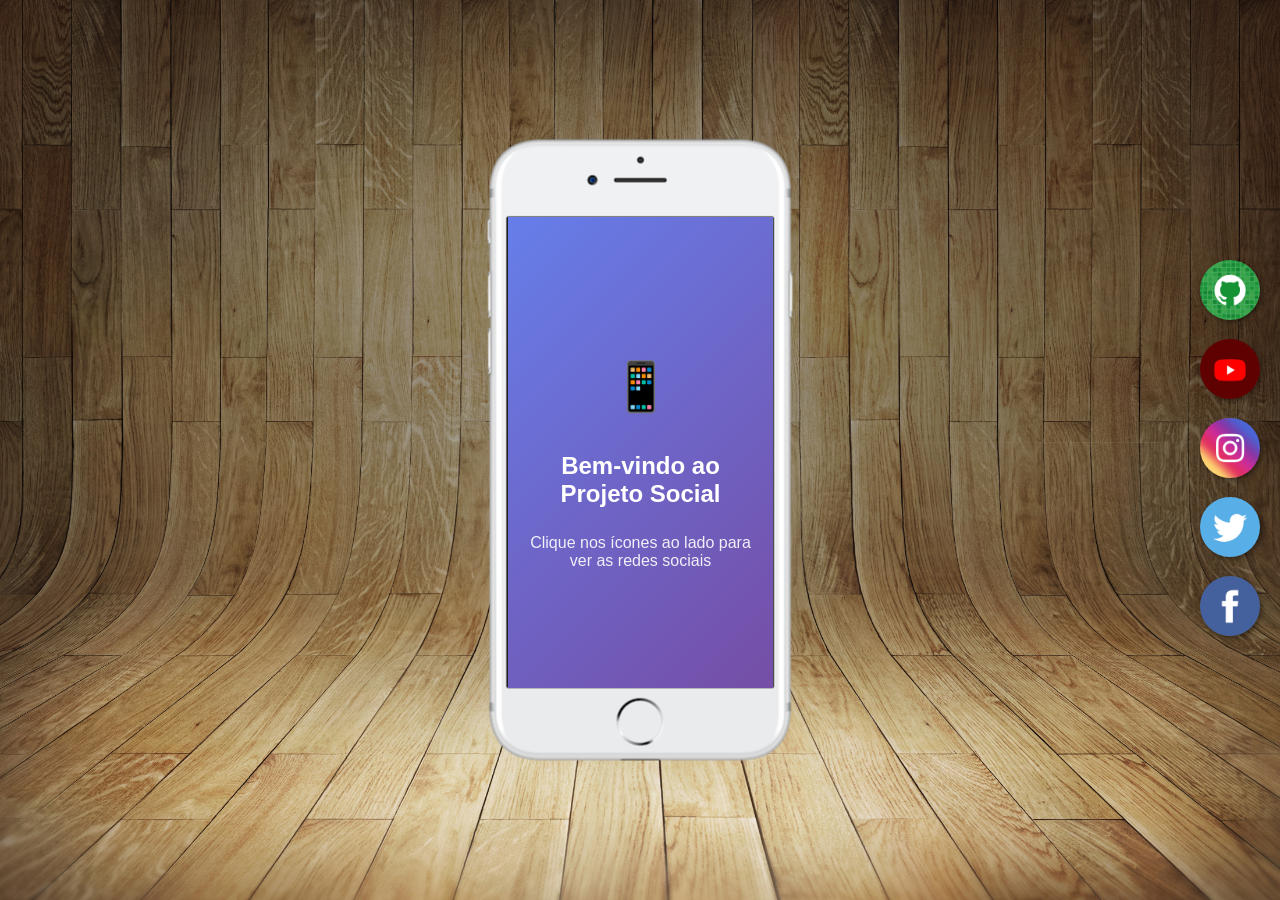
<file: index.html>
<!DOCTYPE html>
<html lang="pt-br">
<head>
    <meta charset="UTF-8">
    <meta name="viewport" content="width=device-width, initial-scale=1.0">
    <title>Projetos Sociais</title>
    <link rel="shortcut icon" href="favicon.ico" type="image/x-icon">
    <link rel="stylesheet" href="estilos.css/estilos.css">
</head>

<body>
   <main>
    <section id="telefone">
        <iframe src="home.html" name="tela" id="tela" frameborder="0"></iframe>
    </section>
    
    <section id="redes-sociais">
        <a href="paginas/github.html" target="tela"><img src="imagens/logo-github.jpg" alt="imagens/github.png"></a>
        <a href="paginas/youtube.html" target="tela"><img src="imagens/logo-youtube.jpg" alt="YouTube"></a>
        <a href="paginas/instagram.html" target="tela"><img src="imagens/logo-instagram.jpg" alt="Instagram"></a>
        <a href="paginas/twitter.html" target="tela"><img src="imagens/logo-twitter.jpg" alt="Twitter"></a>
        <a href="paginas/facebook.html" target="tela"><img src="imagens/logo-facebook.jpg" alt="Facebook"></a>
    </section>
   </main>
</body>
</html>
</file>
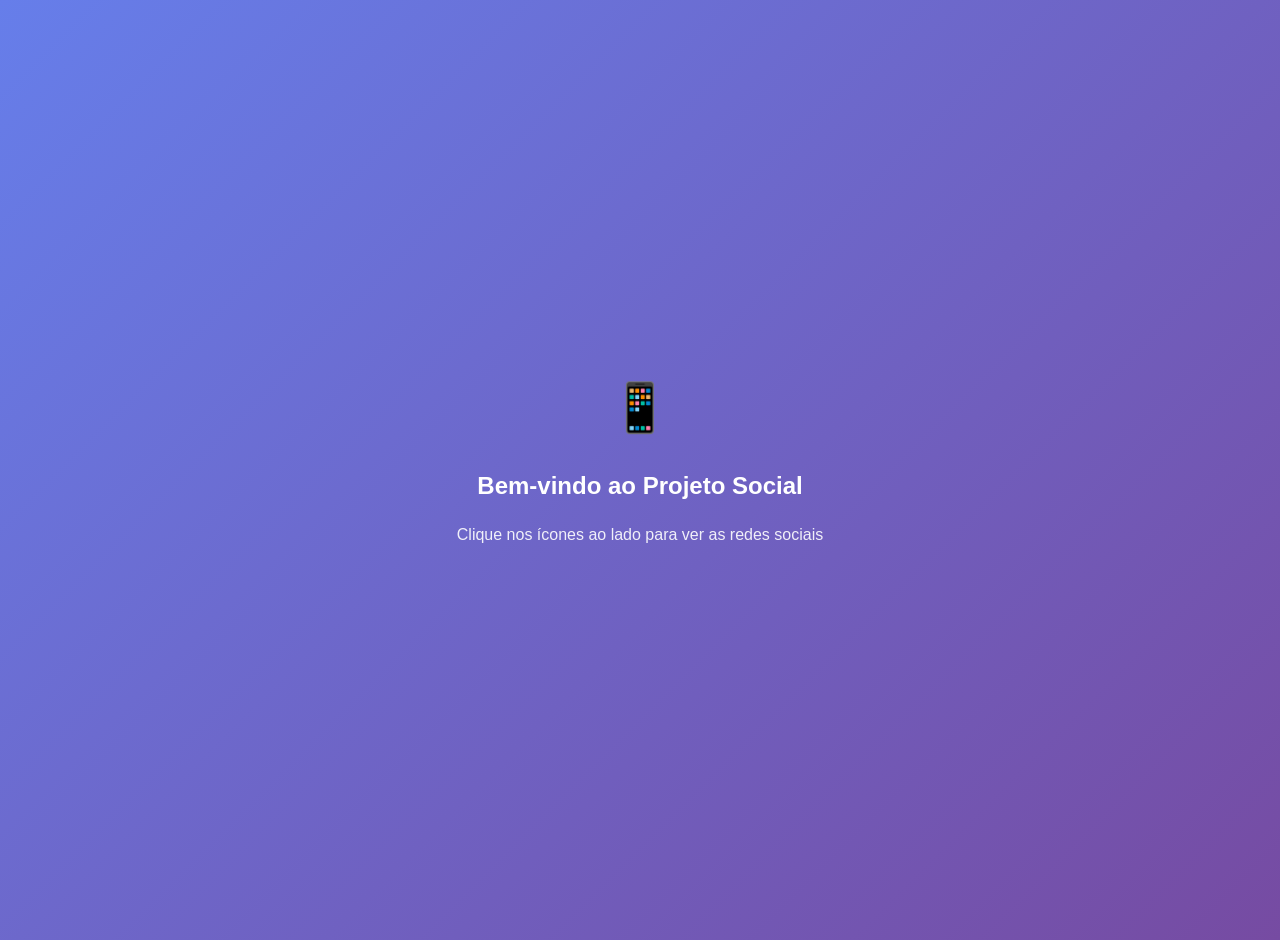
<file: home.html>
<!DOCTYPE html>
<html lang="pt-br">
<head>
    <meta charset="UTF-8">
    <meta name="viewport" content="width=device-width, initial-scale=1.0">
    <title>Home</title>
    <style>
        body {
            margin: 0;
            padding: 20px;
            font-family: Arial, Helvetica, sans-serif;
            background: linear-gradient(135deg, #667eea 0%, #764ba2 100%);
            color: white;
            text-align: center;
            min-height: 100vh;
            display: flex;
            flex-direction: column;
            justify-content: center;
        }
        h1 {
            font-size: 24px;
            margin-bottom: 10px;
        }
        p {
            font-size: 16px;
            opacity: 0.9;
        }
        .icon {
            font-size: 48px;
            margin-bottom: 20px;
        }
    </style>
</head>
<body>
    <div class="icon">📱</div>
    <h1>Bem-vindo ao Projeto Social</h1>
    <p>Clique nos ícones ao lado para ver as redes sociais</p>
</body>
</html>
</file>
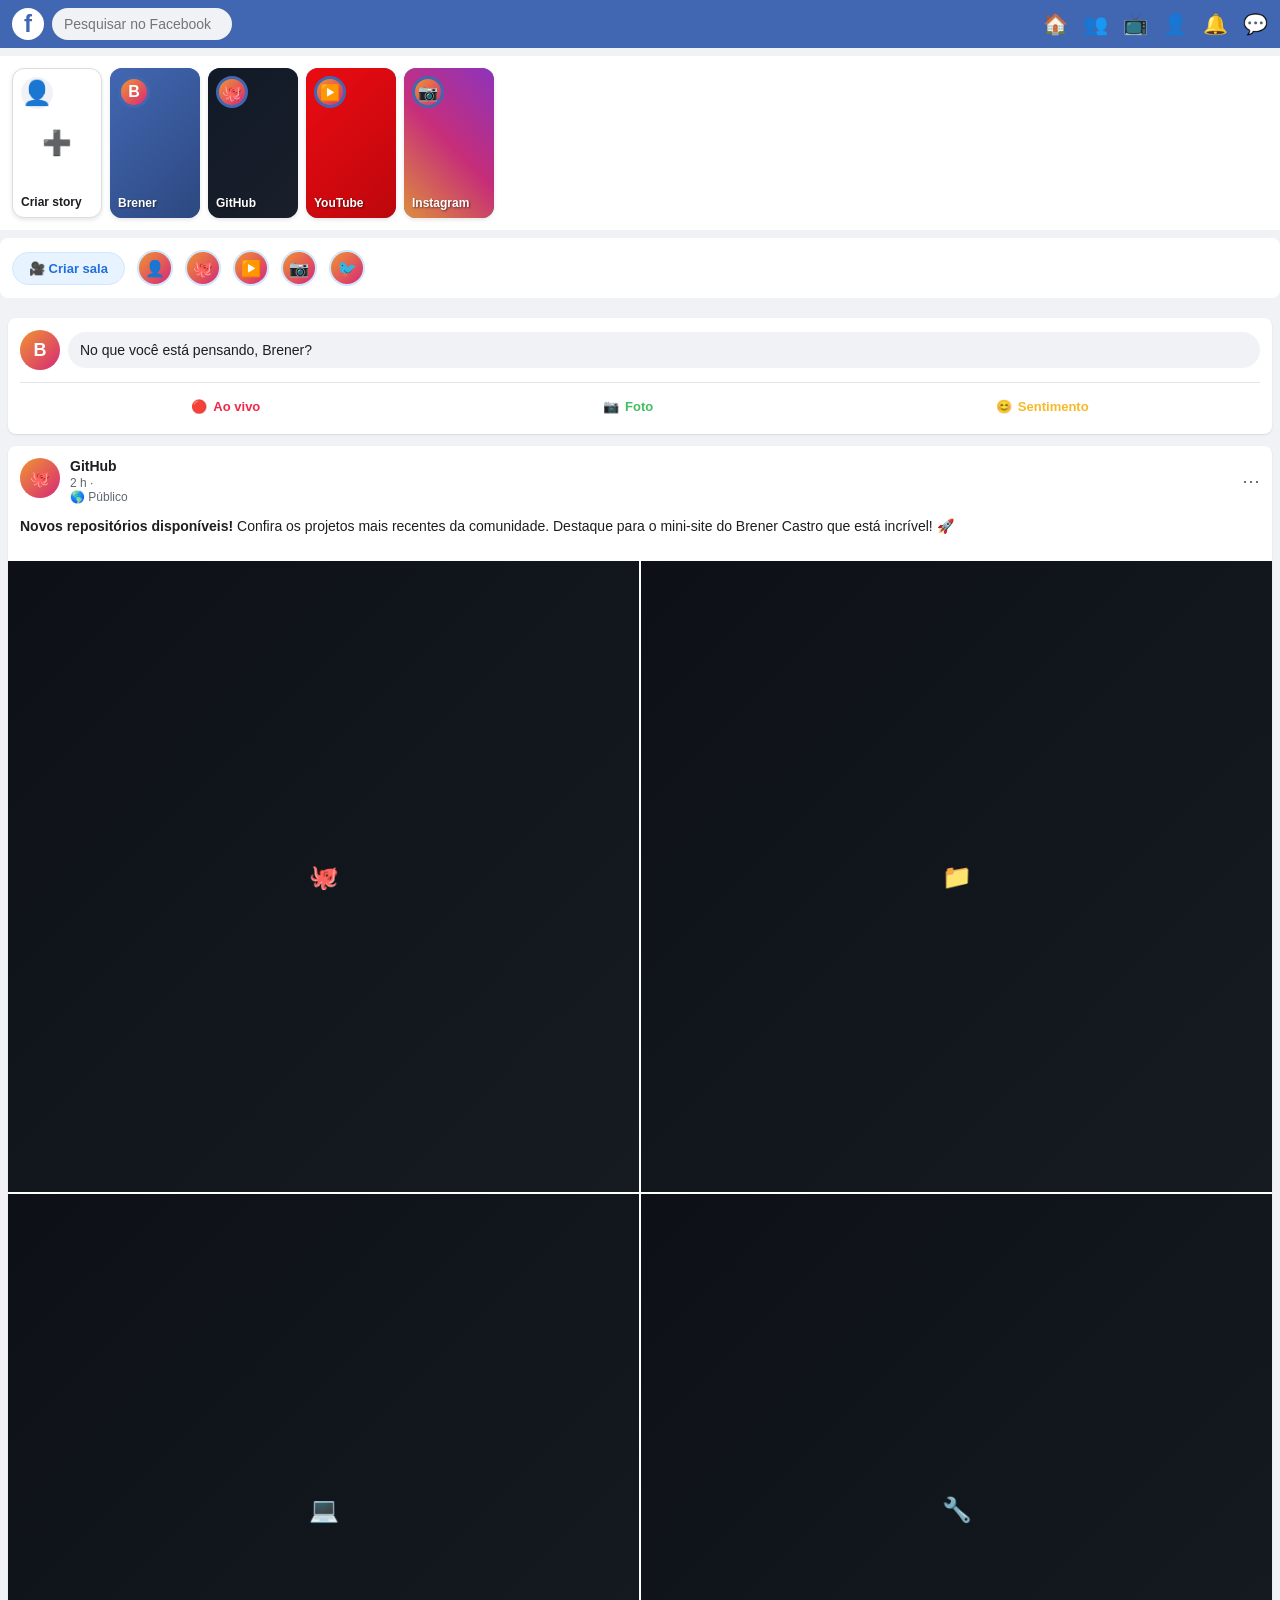
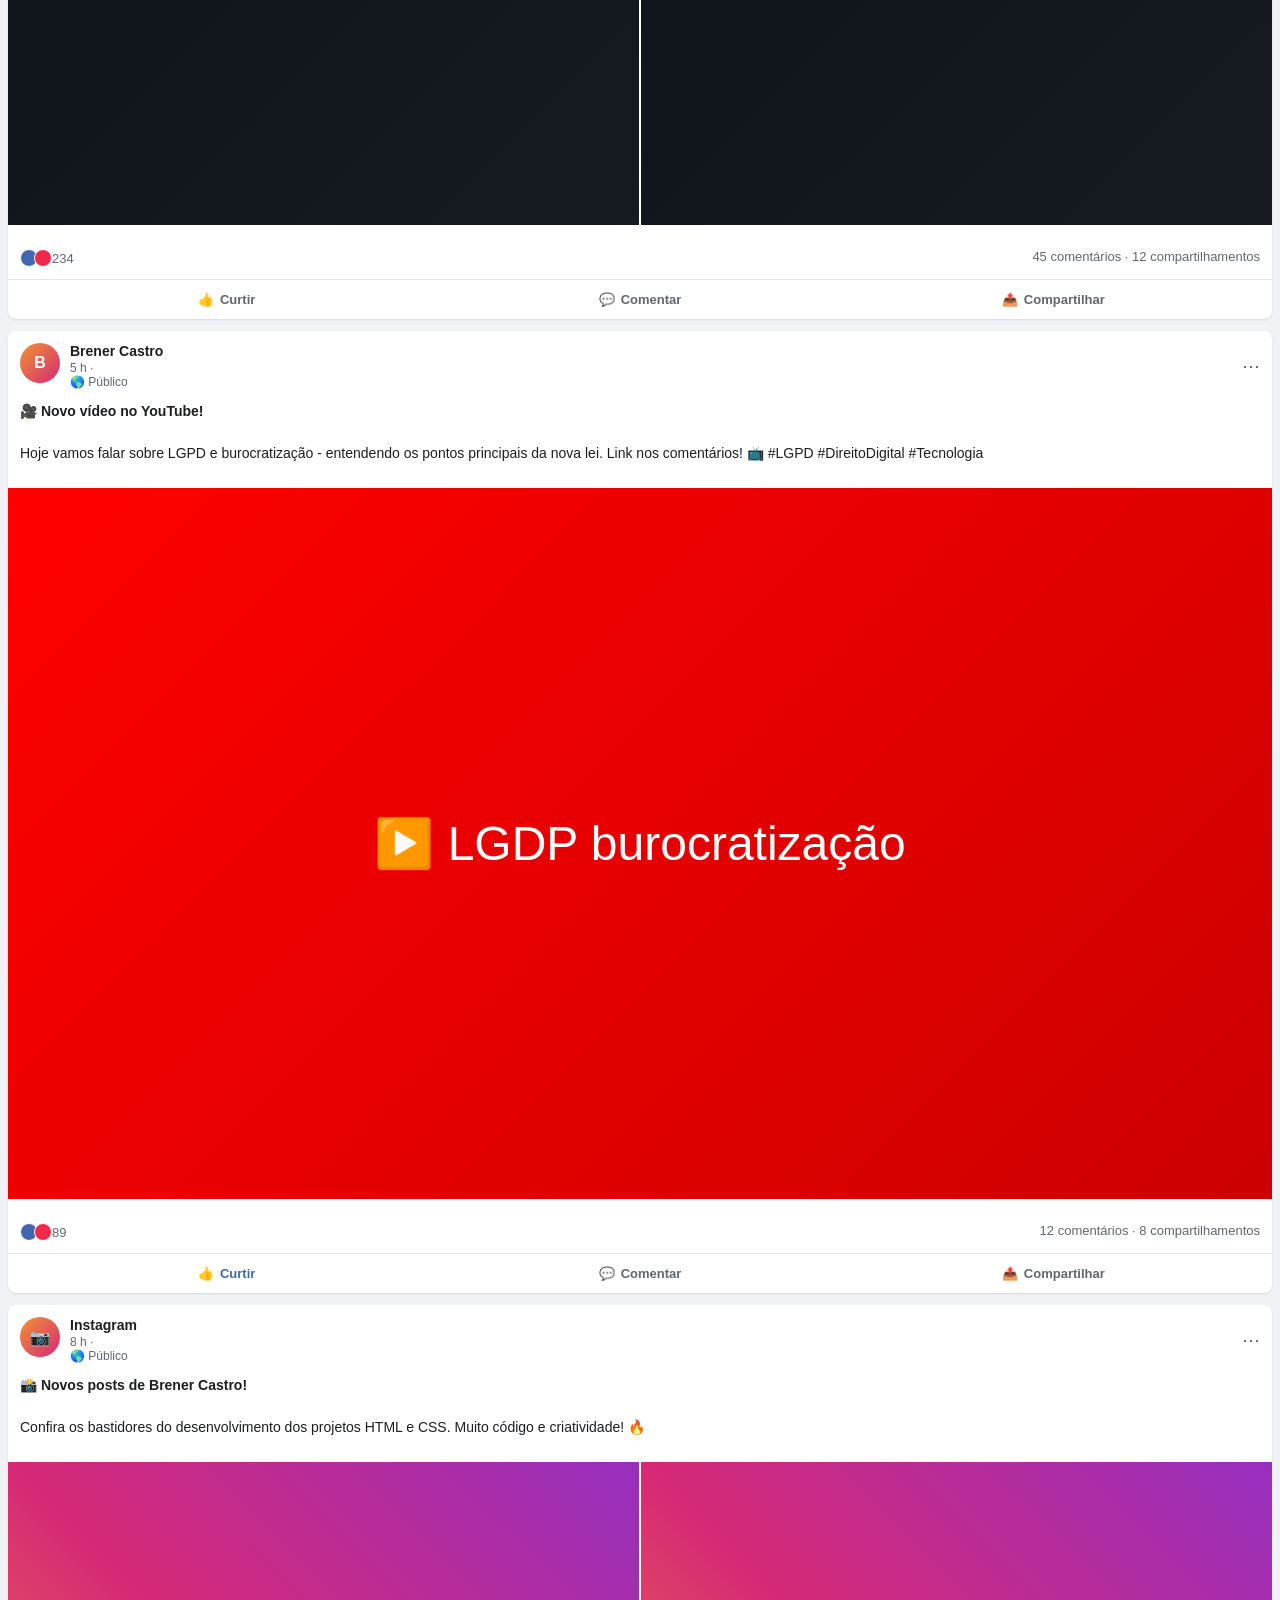
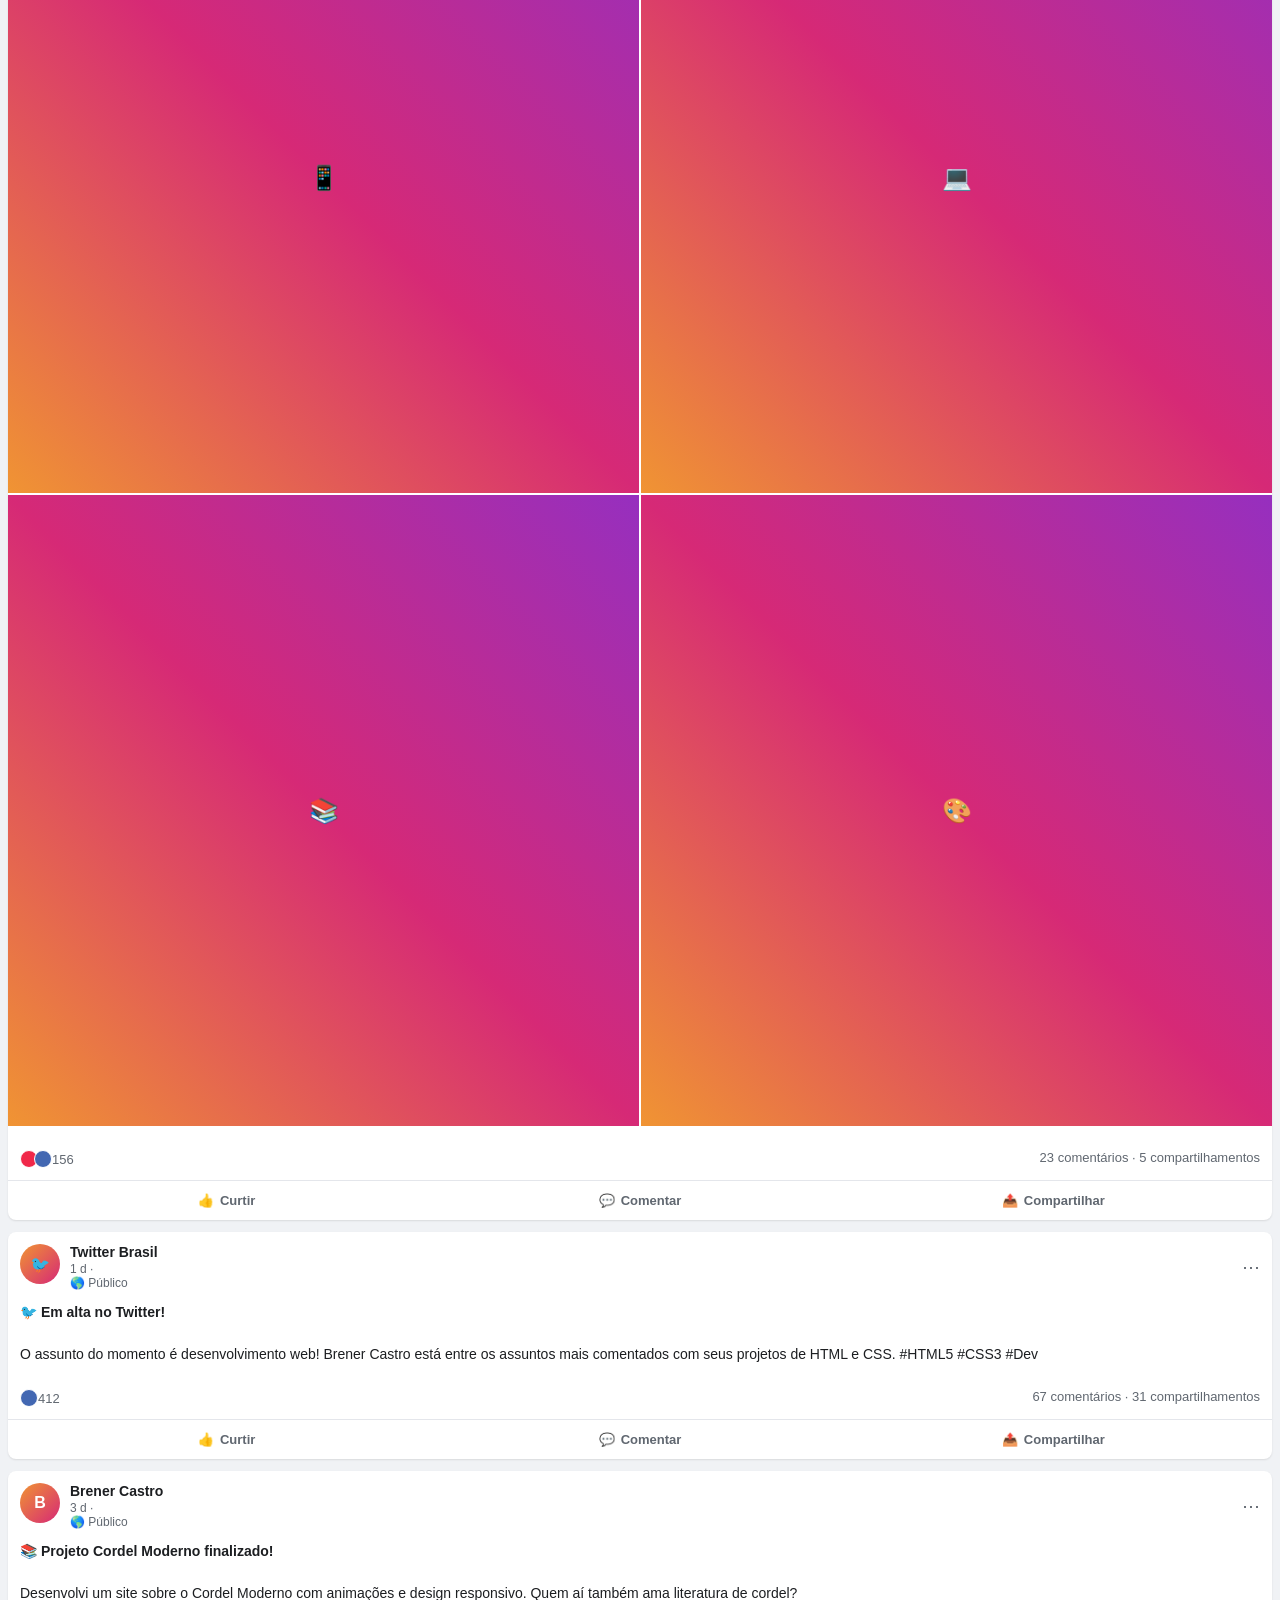
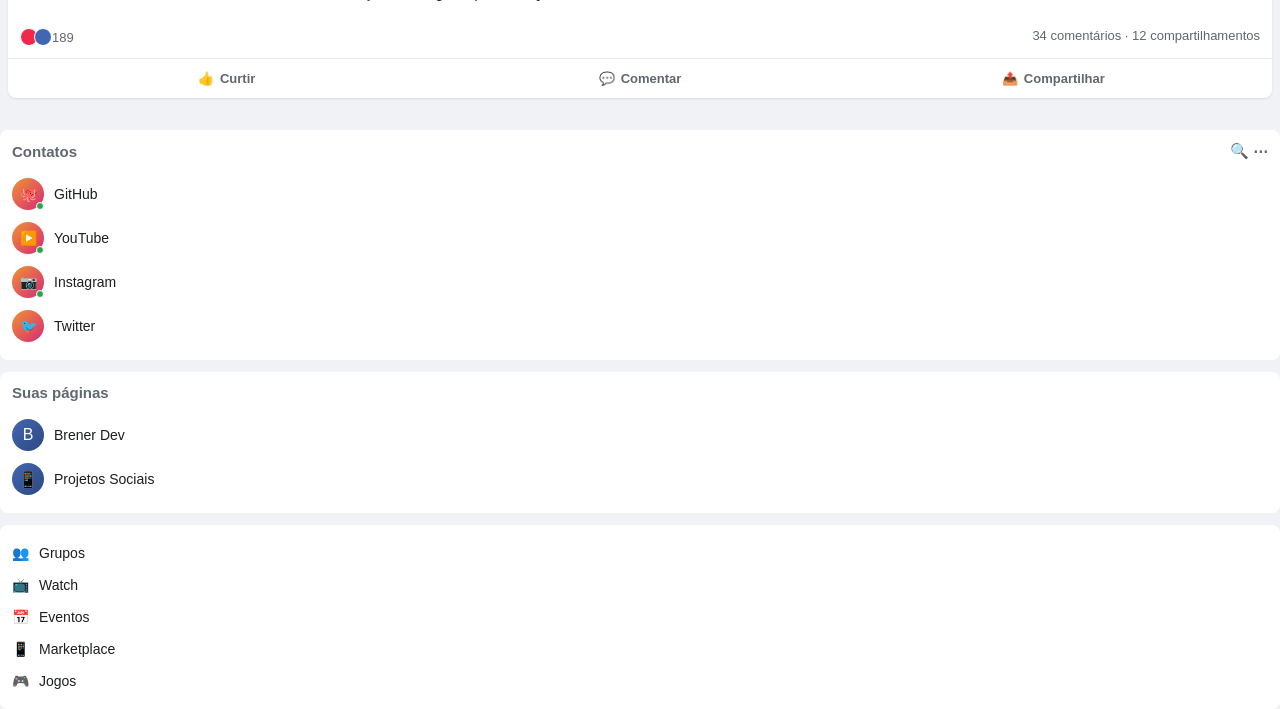
<file: paginas/facebook.html>
<!DOCTYPE html>
<html lang="pt-br">
<head>
    <meta charset="UTF-8">
    <meta name="viewport" content="width=device-width, initial-scale=1.0">
    <title>Facebook</title>
    <style>
        * {
            margin: 0;
            padding: 0;
            box-sizing: border-box;
            font-family: -apple-system, BlinkMacSystemFont, 'Segoe UI', Roboto, Helvetica, Arial, sans-serif;
        }

        body {
            background-color: #f0f2f5;
            color: #1c1e21;
            height: 100vh;
            overflow-y: auto;
        }

        /* Header */
        .header {
            background-color: #4267b2;
            padding: 8px 12px;
            display: flex;
            align-items: center;
            justify-content: space-between;
            position: sticky;
            top: 0;
            z-index: 100;
        }

        .logo-area {
            display: flex;
            align-items: center;
            gap: 8px;
        }

        .facebook-logo {
            background-color: #fff;
            color: #4267b2;
            width: 32px;
            height: 32px;
            border-radius: 50%;
            display: flex;
            align-items: center;
            justify-content: center;
            font-size: 24px;
            font-weight: bold;
        }

        .search-box {
            background-color: #f0f2f5;
            border: none;
            border-radius: 20px;
            padding: 8px 12px;
            width: 180px;
            font-size: 14px;
        }

        .header-icons {
            display: flex;
            gap: 15px;
            color: white;
        }

        .header-icons span {
            font-size: 20px;
            cursor: pointer;
        }

        /* Stories */
        .stories-section {
            background-color: white;
            padding: 12px;
            margin: 8px 0;
            display: flex;
            gap: 8px;
            overflow-x: auto;
            white-space: nowrap;
        }

        .stories-section::-webkit-scrollbar {
            display: none;
        }

        .story-card {
            min-width: 90px;
            height: 150px;
            border-radius: 12px;
            background: linear-gradient(135deg, #4267b2, #2d4880);
            position: relative;
            overflow: hidden;
            box-shadow: 0 2px 4px rgba(0,0,0,0.1);
        }

        .story-card.create {
            background: white;
            border: 1px solid #ddd;
        }

        .story-bg {
            width: 100%;
            height: 100%;
            background-size: cover;
            background-position: center;
            opacity: 0.9;
        }

        .story-avatar {
            position: absolute;
            top: 8px;
            left: 8px;
            width: 32px;
            height: 32px;
            border-radius: 50%;
            border: 3px solid #4267b2;
            background: linear-gradient(135deg, #f09433, #d62976);
            display: flex;
            align-items: center;
            justify-content: center;
            color: white;
            font-weight: bold;
        }

        .story-avatar.create {
            border: none;
            background: #f0f2f5;
            color: #4267b2;
            font-size: 24px;
        }

        .story-name {
            position: absolute;
            bottom: 8px;
            left: 8px;
            color: white;
            font-size: 12px;
            font-weight: 600;
            text-shadow: 1px 1px 2px rgba(0,0,0,0.5);
        }

        .story-name.create {
            color: #1c1e21;
            text-shadow: none;
        }

        .create-icon {
            position: absolute;
            top: 50%;
            left: 50%;
            transform: translate(-50%, -50%);
            font-size: 24px;
            color: #4267b2;
        }

        /* Feed */
        .feed {
            padding: 8px;
        }

        /* Post Box */
        .post-box {
            background-color: white;
            border-radius: 8px;
            padding: 12px;
            margin-bottom: 12px;
            box-shadow: 0 1px 2px rgba(0,0,0,0.1);
        }

        .post-input-area {
            display: flex;
            gap: 8px;
            align-items: center;
            border-bottom: 1px solid #e4e6eb;
            padding-bottom: 12px;
        }

        .user-avatar {
            width: 40px;
            height: 40px;
            border-radius: 50%;
            background: linear-gradient(135deg, #f09433, #d62976);
            display: flex;
            align-items: center;
            justify-content: center;
            color: white;
            font-weight: bold;
            font-size: 18px;
        }

        .post-input {
            flex: 1;
            background-color: #f0f2f5;
            border: none;
            border-radius: 20px;
            padding: 10px 12px;
            font-size: 14px;
            cursor: pointer;
        }

        .post-input:hover {
            background-color: #e4e6eb;
        }

        .post-actions {
            display: flex;
            justify-content: space-around;
            margin-top: 8px;
        }

        .post-action {
            display: flex;
            align-items: center;
            gap: 6px;
            padding: 8px 12px;
            border-radius: 4px;
            cursor: pointer;
            color: #606770;
            font-weight: 600;
            font-size: 13px;
        }

        .post-action:hover {
            background-color: #f0f2f5;
        }

        .post-action.live {
            color: #f02849;
        }

        .post-action.photo {
            color: #45bd62;
        }

        .post-action.feeling {
            color: #f7b928;
        }

        /* Post */
        .post {
            background-color: white;
            border-radius: 8px;
            margin-bottom: 12px;
            box-shadow: 0 1px 2px rgba(0,0,0,0.1);
        }

        .post-header {
            padding: 12px;
            display: flex;
            justify-content: space-between;
            align-items: center;
        }

        .post-user {
            display: flex;
            gap: 10px;
        }

        .post-avatar {
            width: 40px;
            height: 40px;
            border-radius: 50%;
            background: linear-gradient(135deg, #f09433, #d62976);
            display: flex;
            align-items: center;
            justify-content: center;
            color: white;
            font-weight: bold;
        }

        .post-info {
            flex: 1;
        }

        .post-name {
            font-weight: 600;
            color: #1c1e21;
            font-size: 14px;
        }

        .post-time {
            color: #606770;
            font-size: 12px;
            margin-top: 2px;
        }

        .post-privacy {
            display: flex;
            align-items: center;
            gap: 4px;
        }

        .post-options {
            color: #606770;
            cursor: pointer;
            font-size: 18px;
        }

        .post-content {
            padding: 0 12px 12px 12px;
            font-size: 14px;
            line-height: 1.5;
        }

        .post-media {
            width: 100%;
            margin: 12px 0;
        }

        .media-grid {
            display: grid;
            grid-template-columns: repeat(2, 1fr);
            gap: 2px;
        }

        .media-item {
            aspect-ratio: 1;
            background: linear-gradient(135deg, #1a1a1a, #2d2d2d);
            display: flex;
            align-items: center;
            justify-content: center;
            color: white;
            font-size: 24px;
        }

        .media-item.github {
            background: linear-gradient(135deg, #0d1117, #161b22);
            color: #58a6ff;
        }

        .media-item.youtube {
            background: linear-gradient(135deg, #ff0000, #cc0000);
            color: white;
        }

        .media-item.instagram {
            background: linear-gradient(45deg, #f09433, #d62976, #962fbf);
            color: white;
        }

        .media-item.twitter {
            background-color: #1DA1F2;
            color: white;
        }

        .post-stats {
            padding: 12px;
            border-bottom: 1px solid #e4e6eb;
            display: flex;
            justify-content: space-between;
            color: #606770;
            font-size: 13px;
        }

        .reactions {
            display: flex;
            align-items: center;
            gap: 4px;
        }

        .reaction-icons {
            display: flex;
        }

        .reaction-icon {
            width: 18px;
            height: 18px;
            border-radius: 50%;
            background: #4267b2;
            border: 1px solid white;
            margin-right: -4px;
        }

        .reaction-icon.like {
            background-color: #4267b2;
        }

        .reaction-icon.heart {
            background-color: #f02849;
        }

        .post-actions-row {
            padding: 4px 12px;
            display: flex;
            justify-content: space-around;
        }

        .post-action-btn {
            flex: 1;
            display: flex;
            align-items: center;
            justify-content: center;
            gap: 6px;
            padding: 8px;
            border-radius: 4px;
            cursor: pointer;
            color: #606770;
            font-weight: 600;
            font-size: 13px;
        }

        .post-action-btn:hover {
            background-color: #f0f2f5;
        }

        .post-action-btn.liked {
            color: #4267b2;
        }

        /* Contacts Sidebar */
        .contacts-section {
            background-color: white;
            border-radius: 8px;
            margin-top: 12px;
            padding: 12px;
        }

        .contacts-header {
            display: flex;
            justify-content: space-between;
            align-items: center;
            color: #606770;
            font-weight: 600;
            font-size: 15px;
            margin-bottom: 12px;
        }

        .contact-item {
            display: flex;
            align-items: center;
            gap: 10px;
            padding: 6px 0;
            cursor: pointer;
        }

        .contact-item:hover {
            background-color: #f0f2f5;
        }

        .contact-avatar {
            width: 32px;
            height: 32px;
            border-radius: 50%;
            background: linear-gradient(135deg, #f09433, #d62976);
            display: flex;
            align-items: center;
            justify-content: center;
            color: white;
            font-size: 14px;
            font-weight: bold;
            position: relative;
        }

        .online-indicator {
            position: absolute;
            bottom: 0;
            right: 0;
            width: 8px;
            height: 8px;
            border-radius: 50%;
            background-color: #31a24c;
            border: 1px solid white;
        }

        .contact-name {
            flex: 1;
            font-size: 14px;
            font-weight: 500;
        }

        /* Pages */
        .pages-section {
            background-color: white;
            border-radius: 8px;
            margin-top: 12px;
            padding: 12px;
        }

        .page-item {
            display: flex;
            align-items: center;
            gap: 10px;
            padding: 6px 0;
        }

        .page-avatar {
            width: 32px;
            height: 32px;
            border-radius: 50%;
            background: linear-gradient(135deg, #4267b2, #2d4880);
            display: flex;
            align-items: center;
            justify-content: center;
            color: white;
            font-size: 16px;
        }

        /* Menu */
        .menu-section {
            background-color: white;
            border-radius: 8px;
            margin-top: 12px;
            padding: 12px;
        }

        .menu-item {
            display: flex;
            align-items: center;
            gap: 10px;
            padding: 8px 0;
            color: #1c1e21;
            font-size: 14px;
            cursor: pointer;
        }

        .menu-item:hover {
            background-color: #f0f2f5;
        }

        /* Create Room */
        .create-room {
            background-color: white;
            border-radius: 8px;
            padding: 12px;
            margin-bottom: 12px;
            display: flex;
            align-items: center;
            gap: 12px;
            overflow-x: auto;
        }

        .room-btn {
            background-color: #e7f3ff;
            border: 1px solid #d0e5ff;
            border-radius: 20px;
            padding: 8px 16px;
            color: #216fdb;
            font-weight: 600;
            font-size: 13px;
            display: flex;
            align-items: center;
            gap: 6px;
            cursor: pointer;
            white-space: nowrap;
        }

        .friend-avatar {
            width: 36px;
            height: 36px;
            border-radius: 50%;
            background: linear-gradient(135deg, #f09433, #d62976);
            display: flex;
            align-items: center;
            justify-content: center;
            color: white;
            font-size: 16px;
            border: 2px solid #d0e5ff;
        }
    </style>
</head>
<body>
    <!-- Header -->
    <div class="header">
        <div class="logo-area">
            <div class="facebook-logo">f</div>
            <input type="text" class="search-box" placeholder="Pesquisar no Facebook">
        </div>
        <div class="header-icons">
            <span>🏠</span>
            <span>👥</span>
            <span>📺</span>
            <span>👤</span>
            <span>🔔</span>
            <span>💬</span>
        </div>
    </div>

    <!-- Stories -->
    <div class="stories-section">
        <div class="story-card create">
            <div class="create-icon">➕</div>
            <div class="story-avatar create">👤</div>
            <div class="story-name create">Criar story</div>
        </div>
        <div class="story-card">
            <div class="story-bg" style="background: linear-gradient(135deg, #4267b2, #2d4880);"></div>
            <div class="story-avatar">B</div>
            <div class="story-name">Brener</div>
        </div>
        <div class="story-card">
            <div class="story-bg" style="background: linear-gradient(135deg, #0d1117, #161b22);"></div>
            <div class="story-avatar">🐙</div>
            <div class="story-name">GitHub</div>
        </div>
        <div class="story-card">
            <div class="story-bg" style="background: linear-gradient(135deg, #ff0000, #cc0000);"></div>
            <div class="story-avatar">▶️</div>
            <div class="story-name">YouTube</div>
        </div>
        <div class="story-card">
            <div class="story-bg" style="background: linear-gradient(45deg, #f09433, #d62976, #962fbf);"></div>
            <div class="story-avatar">📷</div>
            <div class="story-name">Instagram</div>
        </div>
    </div>

    <!-- Create Room -->
    <div class="create-room">
        <div class="room-btn">🎥 Criar sala</div>
        <div class="friend-avatar">👤</div>
        <div class="friend-avatar">🐙</div>
        <div class="friend-avatar">▶️</div>
        <div class="friend-avatar">📷</div>
        <div class="friend-avatar">🐦</div>
    </div>

    <!-- Feed -->
    <div class="feed">
        <!-- Post Box -->
        <div class="post-box">
            <div class="post-input-area">
                <div class="user-avatar">B</div>
                <div class="post-input">No que você está pensando, Brener?</div>
            </div>
            <div class="post-actions">
                <div class="post-action live">
                    <span>🔴</span> Ao vivo
                </div>
                <div class="post-action photo">
                    <span>📷</span> Foto
                </div>
                <div class="post-action feeling">
                    <span>😊</span> Sentimento
                </div>
            </div>
        </div>

        <!-- Post 1 - GitHub -->
        <div class="post">
            <div class="post-header">
                <div class="post-user">
                    <div class="post-avatar">🐙</div>
                    <div class="post-info">
                        <div class="post-name">GitHub</div>
                        <div class="post-time">
                            <span>2 h · </span>
                            <span class="post-privacy">🌎 Público</span>
                        </div>
                    </div>
                </div>
                <div class="post-options">⋯</div>
            </div>

            <div class="post-content">
                <strong>Novos repositórios disponíveis!</strong> Confira os projetos mais recentes da comunidade. Destaque para o mini-site do Brener Castro que está incrível! 🚀
            </div>

            <div class="post-media">
                <div class="media-grid">
                    <div class="media-item github">🐙</div>
                    <div class="media-item github">📁</div>
                    <div class="media-item github">💻</div>
                    <div class="media-item github">🔧</div>
                </div>
            </div>

            <div class="post-stats">
                <div class="reactions">
                    <span class="reaction-icons">
                        <span class="reaction-icon like"></span>
                        <span class="reaction-icon heart"></span>
                    </span>
                    234
                </div>
                <div>45 comentários · 12 compartilhamentos</div>
            </div>

            <div class="post-actions-row">
                <div class="post-action-btn">
                    <span>👍</span> Curtir
                </div>
                <div class="post-action-btn">
                    <span>💬</span> Comentar
                </div>
                <div class="post-action-btn">
                    <span>📤</span> Compartilhar
                </div>
            </div>
        </div>

        <!-- Post 2 - Brener sobre YouTube -->
        <div class="post">
            <div class="post-header">
                <div class="post-user">
                    <div class="post-avatar">B</div>
                    <div class="post-info">
                        <div class="post-name">Brener Castro</div>
                        <div class="post-time">
                            <span>5 h · </span>
                            <span class="post-privacy">🌎 Público</span>
                        </div>
                    </div>
                </div>
                <div class="post-options">⋯</div>
            </div>

            <div class="post-content">
                🎥 <strong>Novo vídeo no YouTube!</strong><br><br>
                Hoje vamos falar sobre LGPD e burocratização - entendendo os pontos principais da nova lei. 
                Link nos comentários! 📺 #LGPD #DireitoDigital #Tecnologia
            </div>

            <div class="post-media">
                <div class="media-item youtube" style="aspect-ratio: 16/9; font-size: 48px;">
                    ▶️ LGDP burocratização
                </div>
            </div>

            <div class="post-stats">
                <div class="reactions">
                    <span class="reaction-icons">
                        <span class="reaction-icon like"></span>
                        <span class="reaction-icon heart"></span>
                    </span>
                    89
                </div>
                <div>12 comentários · 8 compartilhamentos</div>
            </div>

            <div class="post-actions-row">
                <div class="post-action-btn liked">
                    <span>👍</span> Curtir
                </div>
                <div class="post-action-btn">
                    <span>💬</span> Comentar
                </div>
                <div class="post-action-btn">
                    <span>📤</span> Compartilhar
                </div>
            </div>
        </div>

        <!-- Post 3 - Instagram -->
        <div class="post">
            <div class="post-header">
                <div class="post-user">
                    <div class="post-avatar">📷</div>
                    <div class="post-info">
                        <div class="post-name">Instagram</div>
                        <div class="post-time">
                            <span>8 h · </span>
                            <span class="post-privacy">🌎 Público</span>
                        </div>
                    </div>
                </div>
                <div class="post-options">⋯</div>
            </div>

            <div class="post-content">
                📸 <strong>Novos posts de Brener Castro!</strong><br><br>
                Confira os bastidores do desenvolvimento dos projetos HTML e CSS. 
                Muito código e criatividade! 🔥
            </div>

            <div class="post-media">
                <div class="media-grid">
                    <div class="media-item instagram">📱</div>
                    <div class="media-item instagram">💻</div>
                    <div class="media-item instagram">📚</div>
                    <div class="media-item instagram">🎨</div>
                </div>
            </div>

            <div class="post-stats">
                <div class="reactions">
                    <span class="reaction-icons">
                        <span class="reaction-icon heart"></span>
                        <span class="reaction-icon like"></span>
                    </span>
                    156
                </div>
                <div>23 comentários · 5 compartilhamentos</div>
            </div>

            <div class="post-actions-row">
                <div class="post-action-btn">
                    <span>👍</span> Curtir
                </div>
                <div class="post-action-btn">
                    <span>💬</span> Comentar
                </div>
                <div class="post-action-btn">
                    <span>📤</span> Compartilhar
                </div>
            </div>
        </div>

        <!-- Post 4 - Twitter -->
        <div class="post">
            <div class="post-header">
                <div class="post-user">
                    <div class="post-avatar">🐦</div>
                    <div class="post-info">
                        <div class="post-name">Twitter Brasil</div>
                        <div class="post-time">
                            <span>1 d · </span>
                            <span class="post-privacy">🌎 Público</span>
                        </div>
                    </div>
                </div>
                <div class="post-options">⋯</div>
            </div>

            <div class="post-content">
                🐦 <strong>Em alta no Twitter!</strong><br><br>
                O assunto do momento é desenvolvimento web! 
                Brener Castro está entre os assuntos mais comentados com seus projetos de HTML e CSS. 
                #HTML5 #CSS3 #Dev
            </div>

            <div class="post-stats">
                <div class="reactions">
                    <span class="reaction-icons">
                        <span class="reaction-icon like"></span>
                    </span>
                    412
                </div>
                <div>67 comentários · 31 compartilhamentos</div>
            </div>

            <div class="post-actions-row">
                <div class="post-action-btn">
                    <span>👍</span> Curtir
                </div>
                <div class="post-action-btn">
                    <span>💬</span> Comentar
                </div>
                <div class="post-action-btn">
                    <span>📤</span> Compartilhar
                </div>
            </div>
        </div>

        <!-- Post 5 - Cordel Moderno -->
        <div class="post">
            <div class="post-header">
                <div class="post-user">
                    <div class="post-avatar">B</div>
                    <div class="post-info">
                        <div class="post-name">Brener Castro</div>
                        <div class="post-time">
                            <span>3 d · </span>
                            <span class="post-privacy">🌎 Público</span>
                        </div>
                    </div>
                </div>
                <div class="post-options">⋯</div>
            </div>

            <div class="post-content">
                📚 <strong>Projeto Cordel Moderno finalizado!</strong><br><br>
                Desenvolvi um site sobre o Cordel Moderno com animações e design responsivo. 
                Quem aí também ama literatura de cordel? 
            </div>

            <div class="post-stats">
                <div class="reactions">
                    <span class="reaction-icons">
                        <span class="reaction-icon heart"></span>
                        <span class="reaction-icon like"></span>
                    </span>
                    189
                </div>
                <div>34 comentários · 12 compartilhamentos</div>
            </div>

            <div class="post-actions-row">
                <div class="post-action-btn">
                    <span>👍</span> Curtir
                </div>
                <div class="post-action-btn">
                    <span>💬</span> Comentar
                </div>
                <div class="post-action-btn">
                    <span>📤</span> Compartilhar
                </div>
            </div>
        </div>
    </div>

    <!-- Contacts Section -->
    <div class="contacts-section">
        <div class="contacts-header">
            <span>Contatos</span>
            <span>🔍 ⋯</span>
        </div>
        <div class="contact-item">
            <div class="contact-avatar">
                🐙
                <span class="online-indicator"></span>
            </div>
            <div class="contact-name">GitHub</div>
        </div>
        <div class="contact-item">
            <div class="contact-avatar">
                ▶️
                <span class="online-indicator"></span>
            </div>
            <div class="contact-name">YouTube</div>
        </div>
        <div class="contact-item">
            <div class="contact-avatar">
                📷
                <span class="online-indicator"></span>
            </div>
            <div class="contact-name">Instagram</div>
        </div>
        <div class="contact-item">
            <div class="contact-avatar">
                🐦
            </div>
            <div class="contact-name">Twitter</div>
        </div>
    </div>

    <!-- Pages Section -->
    <div class="pages-section">
        <div class="contacts-header">
            <span>Suas páginas</span>
        </div>
        <div class="page-item">
            <div class="page-avatar">B</div>
            <div class="contact-name">Brener Dev</div>
        </div>
        <div class="page-item">
            <div class="page-avatar">📱</div>
            <div class="contact-name">Projetos Sociais</div>
        </div>
    </div>

    <!-- Menu Section -->
    <div class="menu-section">
        <div class="menu-item">
            <span>👥</span> Grupos
        </div>
        <div class="menu-item">
            <span>📺</span> Watch
        </div>
        <div class="menu-item">
            <span>📅</span> Eventos
        </div>
        <div class="menu-item">
            <span>📱</span> Marketplace
        </div>
        <div class="menu-item">
            <span>🎮</span> Jogos
        </div>
    </div>

    <script>
        // Interação com os botões de curtir
        const likeButtons = document.querySelectorAll('.post-action-btn:first-child');
        likeButtons.forEach(button => {
            button.addEventListener('click', function() {
                if (this.classList.contains('liked')) {
                    this.classList.remove('liked');
                    this.innerHTML = '<span>👍</span> Curtir';
                } else {
                    this.classList.add('liked');
                    this.innerHTML = '<span>👍</span> Curtido';
                }
            });
        });

        // Interação com a caixa de post
        const postInput = document.querySelector('.post-input');
        postInput.addEventListener('click', function() {
            alert('O que você está pensando? (Simulação)');
        });
    </script>
</body>
</html>
</file>
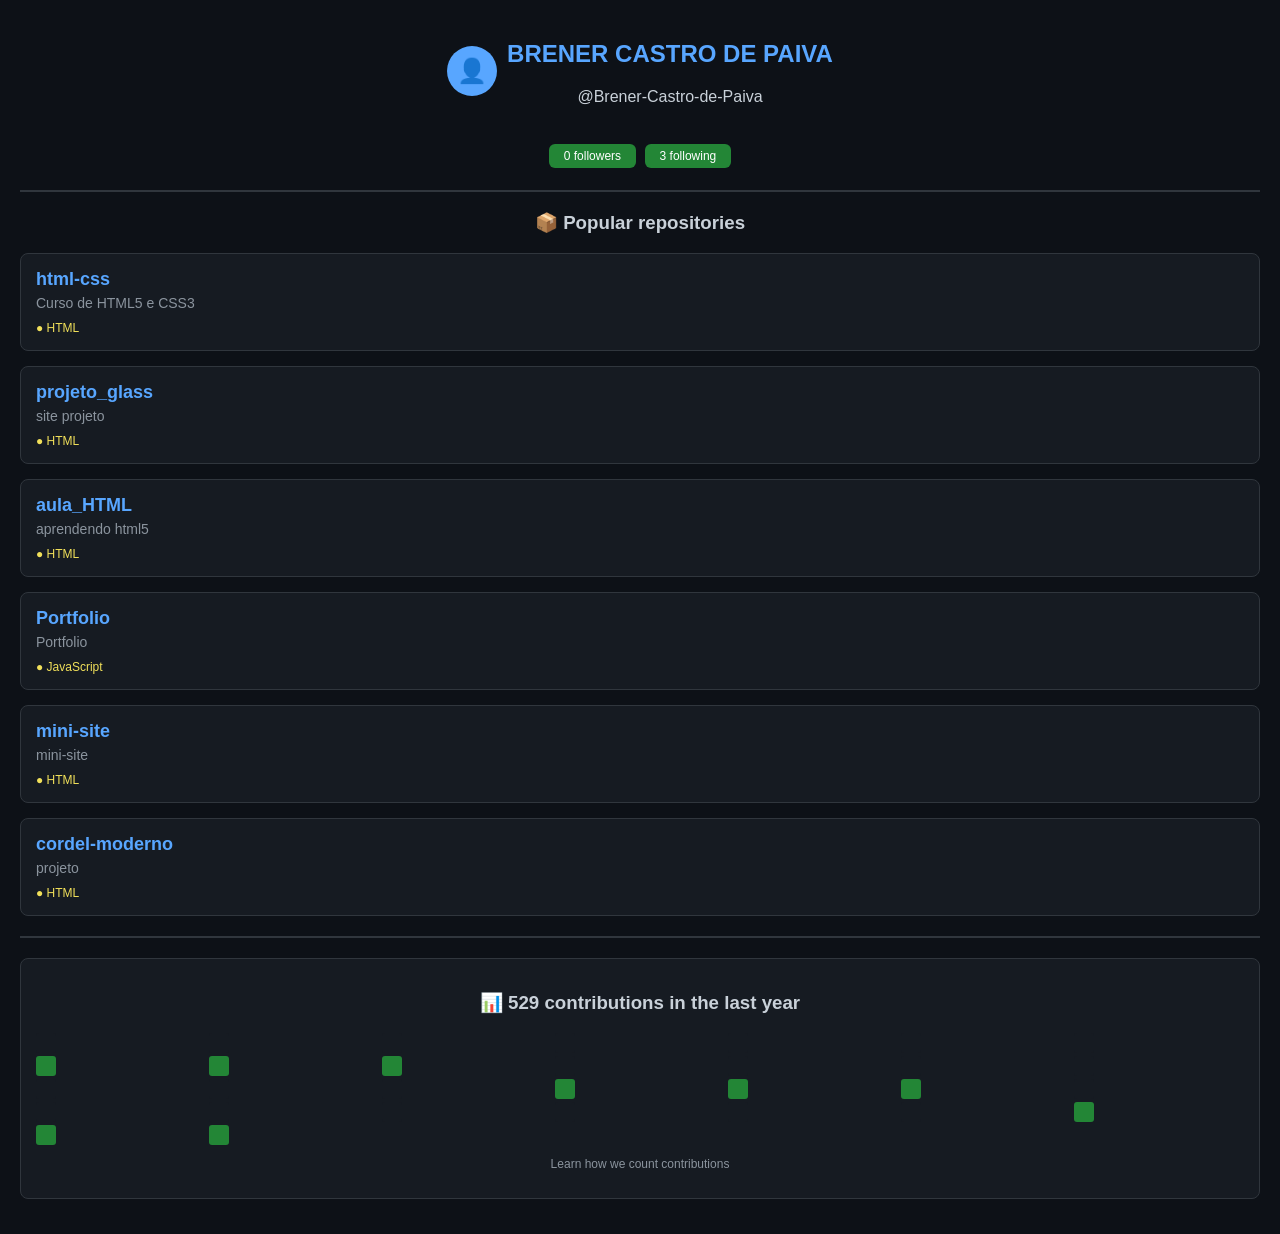
<file: paginas/github.html>
<!DOCTYPE html>
<html lang="pt-br">
<head>
    <meta charset="UTF-8">
    <meta name="viewport" content="width=device-width, initial-scale=1.0">
    <title>GitHub</title>
    <style>
        body {
            margin: 0;
            padding: 20px;
            font-family: Arial, Helvetica, sans-serif;
            background-color: #0d1117;
            color: #c9d1d9;
            text-align: center;
        }
        h2 {
            color: #58a6ff;
        }
        hr {
            border: 1px solid #30363d;
            margin: 20px 0;
        }
        .repository {
            background-color: #161b22;
            border-radius: 8px;
            padding: 15px;
            margin: 15px 0;
            text-align: left;
            border: 1px solid #30363d;
        }
        .repo-name {
            color: #58a6ff;
            font-size: 18px;
            font-weight: bold;
        }
        .repo-desc {
            color: #8b949e;
            font-size: 14px;
            margin-top: 5px;
        }
        .repo-lang {
            color: #f1e05a;
            font-size: 12px;
            margin-top: 10px;
        }
        .profile-header {
            display: flex;
            align-items: center;
            justify-content: center;
            gap: 10px;
            margin-bottom: 20px;
        }
        .profile-icon {
            width: 50px;
            height: 50px;
            border-radius: 50%;
            background-color: #58a6ff;
            display: flex;
            align-items: center;
            justify-content: center;
            font-size: 24px;
            color: white;
        }
        .contributions {
            background-color: #161b22;
            border-radius: 8px;
            padding: 15px;
            margin: 15px 0;
            border: 1px solid #30363d;
        }
        .contribution-grid {
            display: grid;
            grid-template-columns: repeat(7, 1fr);
            gap: 3px;
            margin-top: 10px;
        }
        .contribution-cell {
            width: 20px;
            height: 20px;
            background-color: #161b22;
            border-radius: 3px;
        }
        .contribution-cell.active {
            background-color: #238636;
        }
        .btn {
            background-color: #238636;
            color: white;
            border: none;
            padding: 5px 15px;
            border-radius: 6px;
            cursor: pointer;
            font-size: 12px;
            margin: 2px;
        }
        .btn:hover {
            background-color: #2ea043;
        }
    </style>
</head>
<body>
    <div class="profile-header">
        <div class="profile-icon">👤</div>
        <div>
            <h2>BRENER CASTRO DE PAIVA</h2>
            <p>@Brener-Castro-de-Paiva</p>
        </div>
    </div>
    
    <div>
        <button class="btn">0 followers</button>
        <button class="btn">3 following</button>
    </div>

    <hr>

    <h3>📦 Popular repositories</h3>
    
    <div class="repository">
        <div class="repo-name">html-css</div>
        <div class="repo-desc">Curso de HTML5 e CSS3</div>
        <div class="repo-lang">● HTML</div>
    </div>

    <div class="repository">
        <div class="repo-name">projeto_glass</div>
        <div class="repo-desc">site projeto</div>
        <div class="repo-lang">● HTML</div>
    </div>

    <div class="repository">
        <div class="repo-name">aula_HTML</div>
        <div class="repo-desc">aprendendo html5</div>
        <div class="repo-lang">● HTML</div>
    </div>

    <div class="repository">
        <div class="repo-name">Portfolio</div>
        <div class="repo-desc">Portfolio</div>
        <div class="repo-lang" style="color: #f1e05a;">● JavaScript</div>
    </div>

    <div class="repository">
        <div class="repo-name">mini-site</div>
        <div class="repo-desc">mini-site</div>
        <div class="repo-lang">● HTML</div>
    </div>

    <div class="repository">
        <div class="repo-name">cordel-moderno</div>
        <div class="repo-desc">projeto</div>
        <div class="repo-lang">● HTML</div>
    </div>

    <hr>

    <div class="contributions">
        <h3>📊 529 contributions in the last year</h3>
        <div class="contribution-grid">
            <div class="contribution-cell"></div>
            <div class="contribution-cell"></div>
            <div class="contribution-cell"></div>
            <div class="contribution-cell"></div>
            <div class="contribution-cell"></div>
            <div class="contribution-cell"></div>
            <div class="contribution-cell"></div>
            <div class="contribution-cell active"></div>
            <div class="contribution-cell active"></div>
            <div class="contribution-cell active"></div>
            <div class="contribution-cell"></div>
            <div class="contribution-cell"></div>
            <div class="contribution-cell"></div>
            <div class="contribution-cell"></div>
            <div class="contribution-cell"></div>
            <div class="contribution-cell"></div>
            <div class="contribution-cell"></div>
            <div class="contribution-cell active"></div>
            <div class="contribution-cell active"></div>
            <div class="contribution-cell active"></div>
            <div class="contribution-cell"></div>
            <div class="contribution-cell"></div>
            <div class="contribution-cell"></div>
            <div class="contribution-cell"></div>
            <div class="contribution-cell"></div>
            <div class="contribution-cell"></div>
            <div class="contribution-cell"></div>
            <div class="contribution-cell active"></div>
            <div class="contribution-cell active"></div>
            <div class="contribution-cell active"></div>
        </div>
        <p style="font-size: 12px; color: #8b949e;">Learn how we count contributions</p>
    </div>
</body>
</html>
</file>
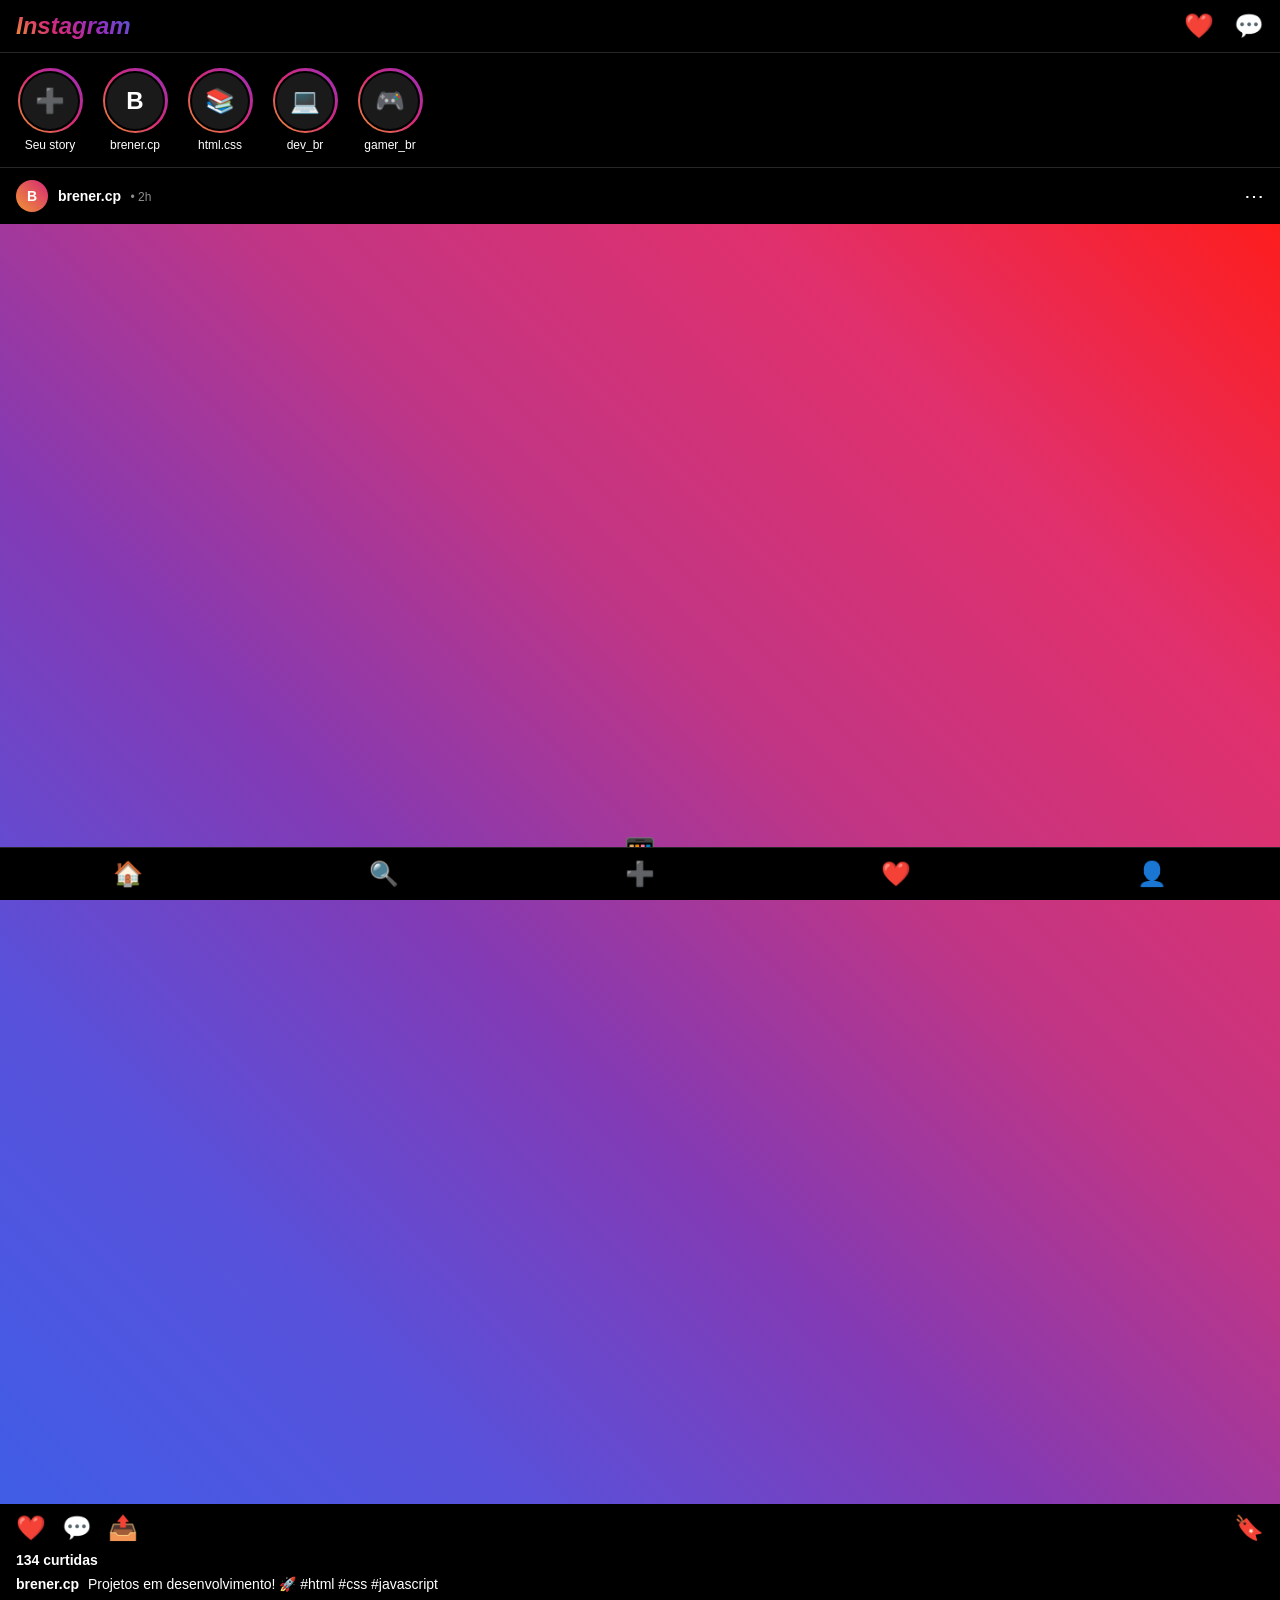
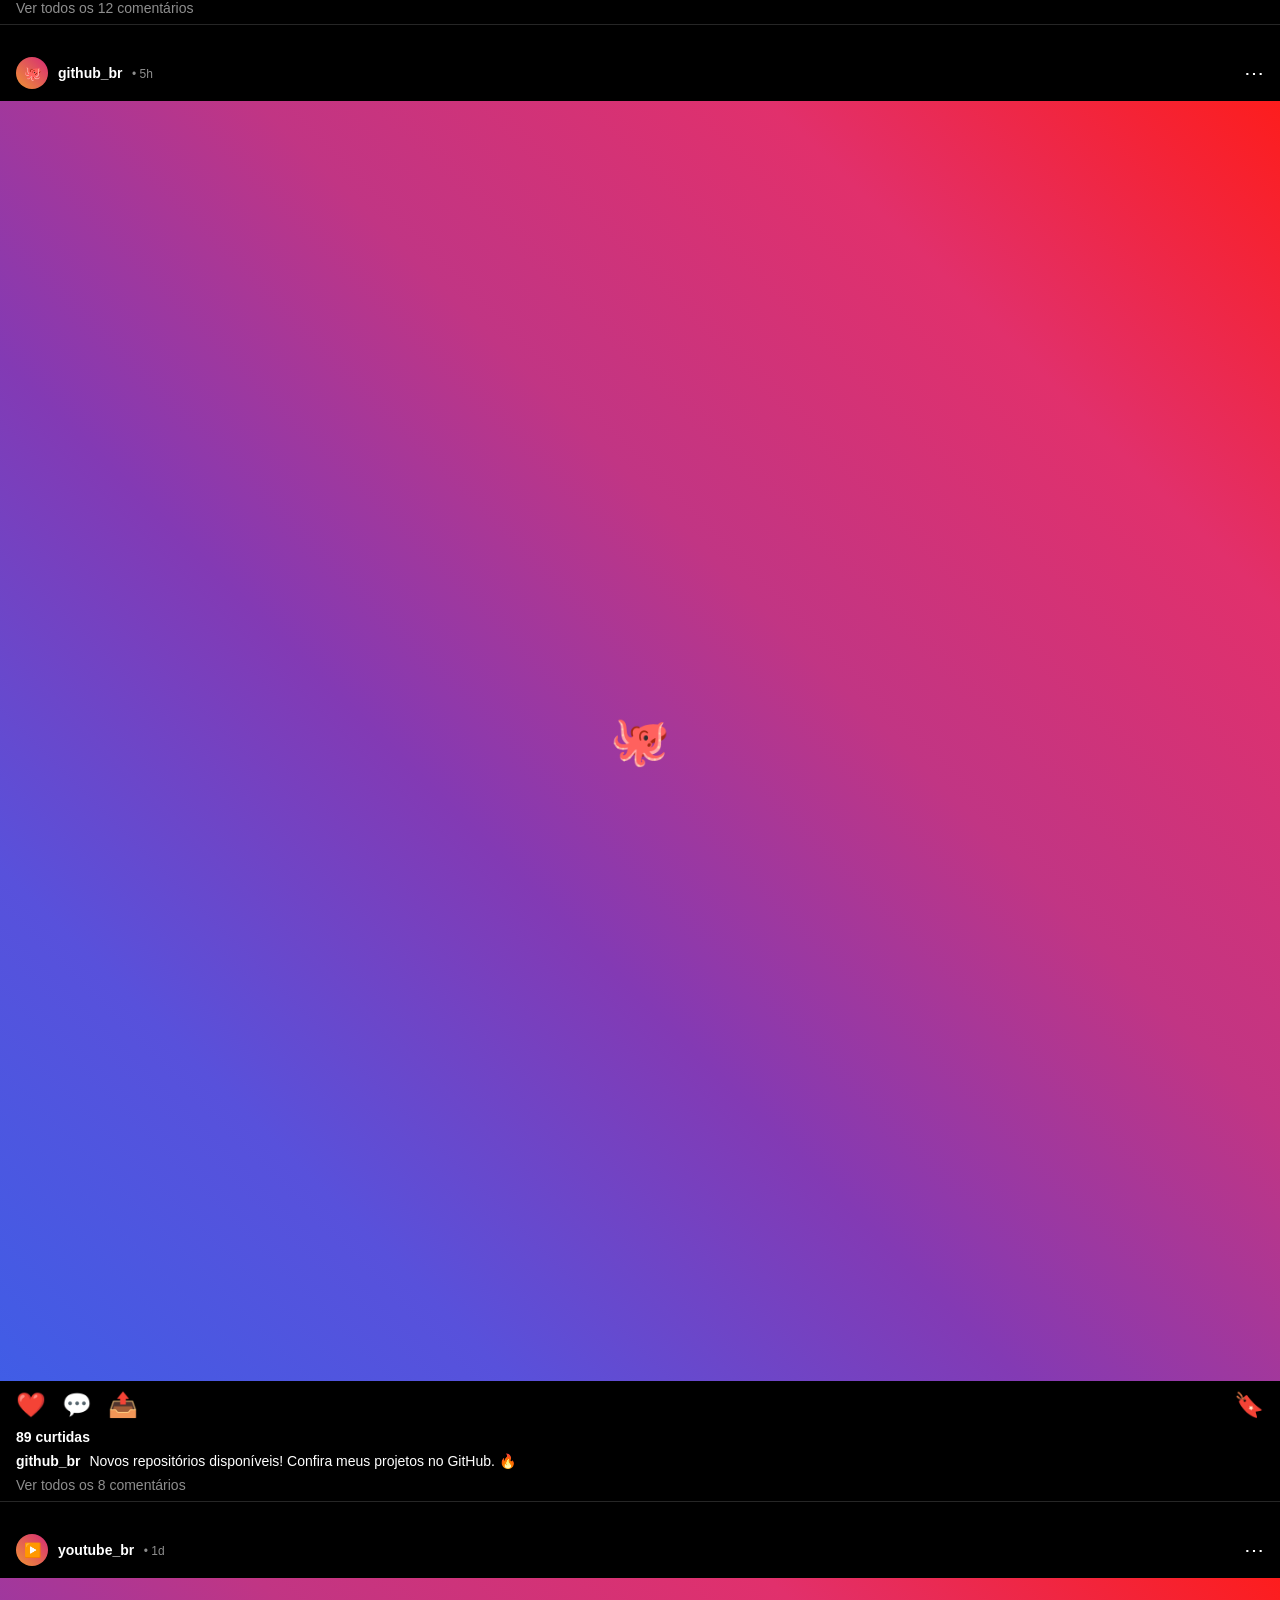
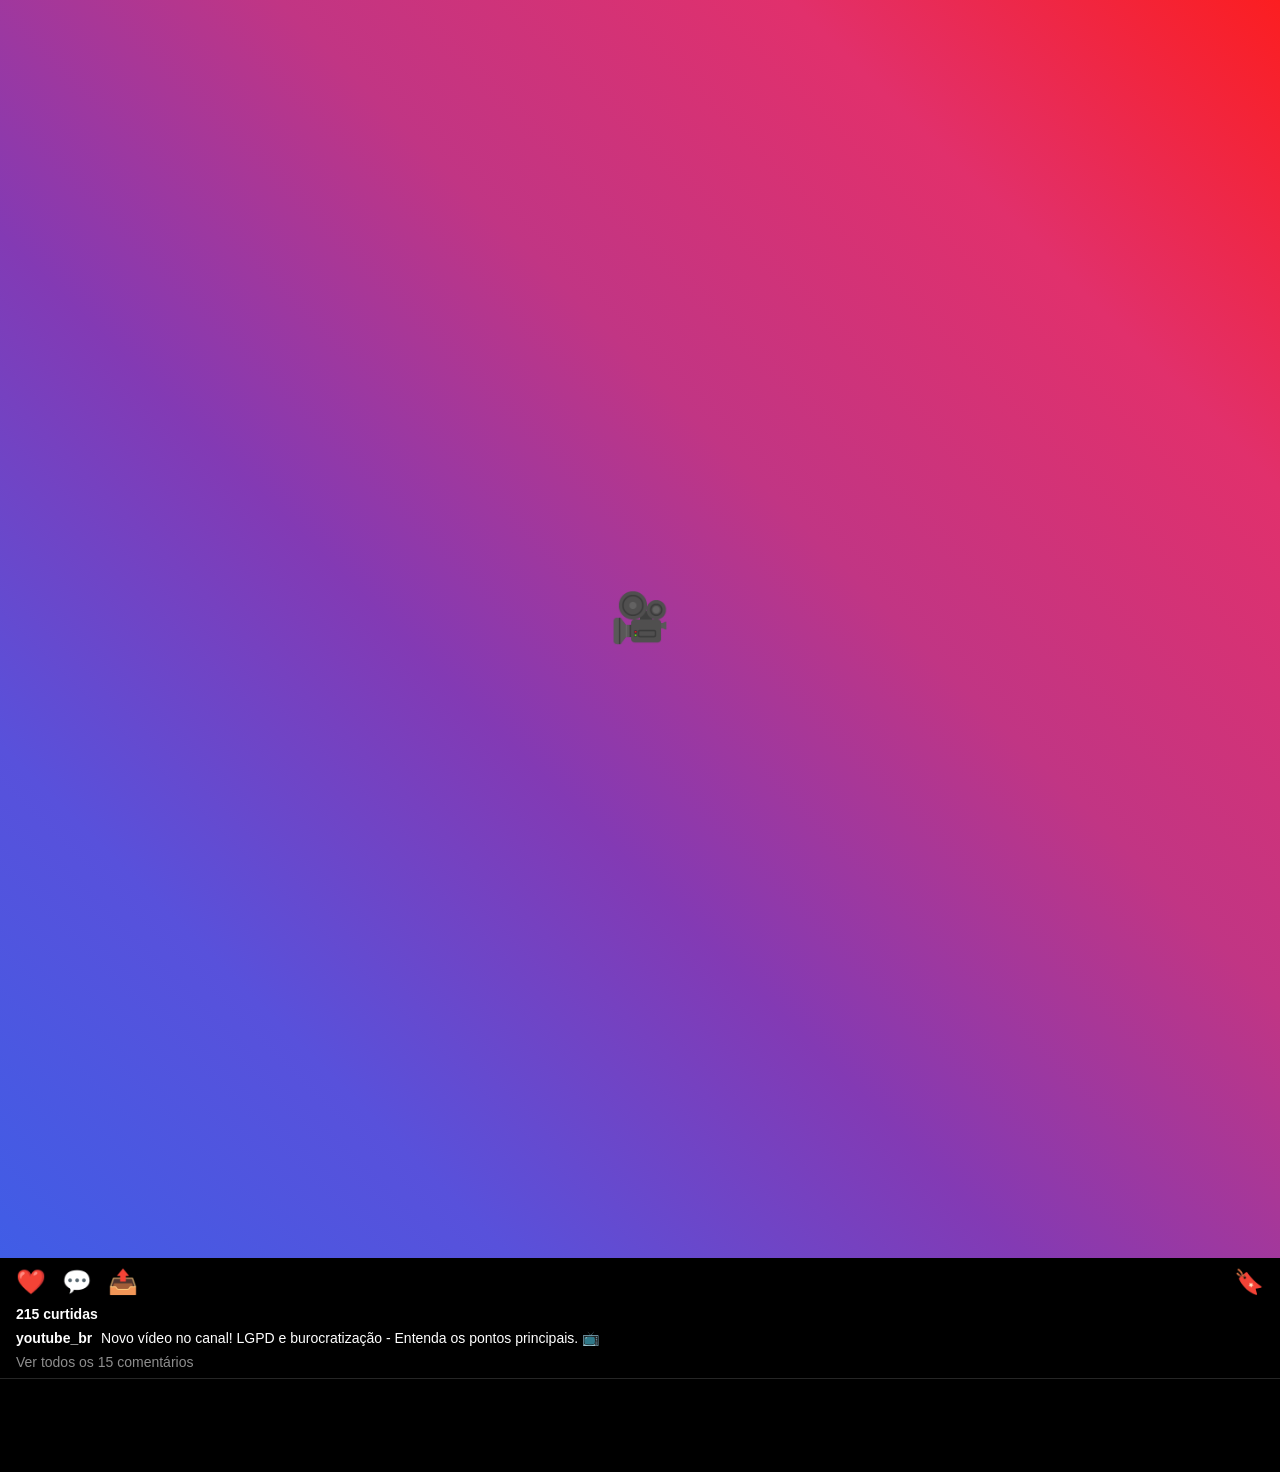
<file: paginas/instagram.html>
<!DOCTYPE html>
<html lang="pt-br">
<head>
    <meta charset="UTF-8">
    <meta name="viewport" content="width=device-width, initial-scale=1.0">
    <title>Instagram</title>
    <style>
        * {
            margin: 0;
            padding: 0;
            box-sizing: border-box;
            font-family: -apple-system, BlinkMacSystemFont, 'Segoe UI', Roboto, Helvetica, Arial, sans-serif;
        }

        body {
            background-color: #000000;
            color: #ffffff;
            height: 100vh;
            overflow-y: auto;
        }

        /* Header */
        .header {
            display: flex;
            justify-content: space-between;
            align-items: center;
            padding: 12px 16px;
            border-bottom: 1px solid #262626;
            position: sticky;
            top: 0;
            background-color: #000000;
            z-index: 100;
        }

        .logo {
            font-size: 24px;
            font-weight: 600;
            font-style: italic;
            background: linear-gradient(45deg, #f09433, #d62976, #962fbf, #4f5bd5);
            -webkit-background-clip: text;
            -webkit-text-fill-color: transparent;
        }

        .header-icons {
            display: flex;
            gap: 20px;
        }

        .header-icons span {
            font-size: 24px;
            cursor: pointer;
        }

        /* Stories */
        .stories {
            display: flex;
            gap: 15px;
            padding: 15px;
            overflow-x: auto;
            white-space: nowrap;
            border-bottom: 1px solid #262626;
        }

        .stories::-webkit-scrollbar {
            display: none;
        }

        .story-item {
            display: flex;
            flex-direction: column;
            align-items: center;
            gap: 5px;
            min-width: 70px;
        }

        .story-ring {
            width: 65px;
            height: 65px;
            border-radius: 50%;
            background: linear-gradient(45deg, #f09433, #d62976, #962fbf);
            display: flex;
            align-items: center;
            justify-content: center;
        }

        .story-avatar {
            width: 60px;
            height: 60px;
            border-radius: 50%;
            background-color: #1a1a1a;
            display: flex;
            align-items: center;
            justify-content: center;
            font-size: 24px;
            font-weight: bold;
            color: white;
            border: 2px solid #000000;
        }

        .story-name {
            font-size: 12px;
            color: #ffffff;
        }

        /* Feed */
        .feed {
            padding-bottom: 20px;
        }

        /* Post */
        .post {
            margin-bottom: 20px;
            border-bottom: 1px solid #262626;
        }

        .post-header {
            display: flex;
            align-items: center;
            justify-content: space-between;
            padding: 12px 16px;
        }

        .post-user {
            display: flex;
            align-items: center;
            gap: 10px;
        }

        .post-avatar {
            width: 32px;
            height: 32px;
            border-radius: 50%;
            background: linear-gradient(45deg, #f09433, #d62976);
            display: flex;
            align-items: center;
            justify-content: center;
            font-size: 14px;
            font-weight: bold;
            color: white;
        }

        .post-username {
            font-weight: 600;
            font-size: 14px;
        }

        .post-time {
            color: #8e8e8e;
            font-size: 12px;
            margin-left: 5px;
        }

        .post-options {
            font-size: 20px;
            color: #ffffff;
            cursor: pointer;
        }

        /* Post Image/Content */
        .post-content {
            width: 100%;
            background: linear-gradient(135deg, #1a1a1a, #2d2d2d);
            aspect-ratio: 1;
            display: flex;
            align-items: center;
            justify-content: center;
            color: #8e8e8e;
            font-size: 14px;
            border-radius: 4px;
            margin-bottom: 10px;
        }

        .post-image-placeholder {
            width: 100%;
            height: 100%;
            display: flex;
            align-items: center;
            justify-content: center;
            background: linear-gradient(45deg, #405de6, #5851db, #833ab4, #c13584, #e1306c, #fd1d1d);
            color: white;
            font-size: 48px;
        }

        /* Post Actions */
        .post-actions {
            display: flex;
            justify-content: space-between;
            padding: 0 16px 10px 16px;
        }

        .actions-left {
            display: flex;
            gap: 16px;
        }

        .action-icon {
            font-size: 24px;
            cursor: pointer;
        }

        /* Post Likes */
        .post-likes {
            padding: 0 16px;
            font-weight: 600;
            font-size: 14px;
            margin-bottom: 8px;
        }

        /* Post Caption */
        .post-caption {
            padding: 0 16px;
            font-size: 14px;
            margin-bottom: 8px;
        }

        .caption-username {
            font-weight: 600;
            margin-right: 5px;
        }

        /* Comments */
        .post-comments {
            padding: 0 16px;
            color: #8e8e8e;
            font-size: 14px;
            margin-bottom: 8px;
        }

        /* Profile Section */
        .profile-section {
            padding: 16px;
            display: flex;
            align-items: center;
            gap: 20px;
            border-bottom: 1px solid #262626;
            margin-bottom: 10px;
        }

        .profile-pic {
            width: 80px;
            height: 80px;
            border-radius: 50%;
            background: linear-gradient(45deg, #f09433, #d62976, #962fbf);
            display: flex;
            align-items: center;
            justify-content: center;
        }

        .profile-pic-inner {
            width: 75px;
            height: 75px;
            border-radius: 50%;
            background-color: #000000;
            display: flex;
            align-items: center;
            justify-content: center;
            font-size: 32px;
            font-weight: bold;
            color: white;
        }

        .profile-stats {
            display: flex;
            gap: 30px;
            margin-bottom: 10px;
        }

        .stat {
            text-align: center;
        }

        .stat-number {
            font-weight: 600;
            font-size: 16px;
        }

        .stat-label {
            color: #8e8e8e;
            font-size: 12px;
        }

        .profile-name {
            font-weight: 600;
            font-size: 14px;
            margin-bottom: 5px;
        }

        .profile-bio {
            font-size: 13px;
            color: #ffffff;
        }

        .profile-website {
            color: #0095f6;
            font-size: 13px;
            text-decoration: none;
        }

        /* Profile Tabs */
        .profile-tabs {
            display: flex;
            border-bottom: 1px solid #262626;
            margin-top: 15px;
        }

        .profile-tab {
            flex: 1;
            text-align: center;
            padding: 10px 0;
            color: #8e8e8e;
            font-size: 20px;
        }

        .profile-tab.active {
            color: #ffffff;
            border-bottom: 2px solid #ffffff;
        }

        /* Grid de Posts */
        .posts-grid {
            display: grid;
            grid-template-columns: repeat(3, 1fr);
            gap: 2px;
            padding: 2px;
        }

        .grid-item {
            aspect-ratio: 1;
            background: linear-gradient(135deg, #1a1a1a, #2d2d2d);
            display: flex;
            align-items: center;
            justify-content: center;
            color: #8e8e8e;
            font-size: 10px;
        }

        .grid-item.active {
            background: linear-gradient(45deg, #f09433, #d62976, #962fbf);
            color: white;
        }

        /* Bottom Navigation */
        .bottom-nav {
            display: flex;
            justify-content: space-around;
            padding: 12px 0;
            border-top: 1px solid #262626;
            background-color: #000000;
            position: sticky;
            bottom: 0;
        }

        .nav-icon {
            font-size: 24px;
            color: #ffffff;
            cursor: pointer;
        }

        .nav-icon.active {
            color: #0095f6;
        }
    </style>
</head>
<body>
    <!-- Header -->
    <div class="header">
        <div class="logo">Instagram</div>
        <div class="header-icons">
            <span>❤️</span>
            <span>💬</span>
        </div>
    </div>

    <!-- Stories -->
    <div class="stories">
        <div class="story-item">
            <div class="story-ring">
                <div class="story-avatar">➕</div>
            </div>
            <div class="story-name">Seu story</div>
        </div>
        <div class="story-item">
            <div class="story-ring">
                <div class="story-avatar">B</div>
            </div>
            <div class="story-name">brener.cp</div>
        </div>
        <div class="story-item">
            <div class="story-ring">
                <div class="story-avatar">📚</div>
            </div>
            <div class="story-name">html.css</div>
        </div>
        <div class="story-item">
            <div class="story-ring">
                <div class="story-avatar">💻</div>
            </div>
            <div class="story-name">dev_br</div>
        </div>
        <div class="story-item">
            <div class="story-ring">
                <div class="story-avatar">🎮</div>
            </div>
            <div class="story-name">gamer_br</div>
        </div>
    </div>

    <!-- Feed -->
    <div class="feed">
        <!-- Post 1 - Brener Castro -->
        <div class="post">
            <div class="post-header">
                <div class="post-user">
                    <div class="post-avatar">B</div>
                    <div>
                        <span class="post-username">brener.cp</span>
                        <span class="post-time">• 2h</span>
                    </div>
                </div>
                <div class="post-options">⋯</div>
            </div>
            
            <div class="post-content">
                <div class="post-image-placeholder">📱</div>
            </div>
            
            <div class="post-actions">
                <div class="actions-left">
                    <span class="action-icon">❤️</span>
                    <span class="action-icon">💬</span>
                    <span class="action-icon">📤</span>
                </div>
                <span class="action-icon">🔖</span>
            </div>
            
            <div class="post-likes">
                134 curtidas
            </div>
            
            <div class="post-caption">
                <span class="caption-username">brener.cp</span>
                Projetos em desenvolvimento! 🚀 #html #css #javascript
            </div>
            
            <div class="post-comments">
                Ver todos os 12 comentários
            </div>
        </div>

        <!-- Post 2 - GitHub -->
        <div class="post">
            <div class="post-header">
                <div class="post-user">
                    <div class="post-avatar">🐙</div>
                    <div>
                        <span class="post-username">github_br</span>
                        <span class="post-time">• 5h</span>
                    </div>
                </div>
                <div class="post-options">⋯</div>
            </div>
            
            <div class="post-content">
                <div class="post-image-placeholder">🐙</div>
            </div>
            
            <div class="post-actions">
                <div class="actions-left">
                    <span class="action-icon">❤️</span>
                    <span class="action-icon">💬</span>
                    <span class="action-icon">📤</span>
                </div>
                <span class="action-icon">🔖</span>
            </div>
            
            <div class="post-likes">
                89 curtidas
            </div>
            
            <div class="post-caption">
                <span class="caption-username">github_br</span>
                Novos repositórios disponíveis! Confira meus projetos no GitHub. 🔥
            </div>
            
            <div class="post-comments">
                Ver todos os 8 comentários
            </div>
        </div>

        <!-- Post 3 - YouTube -->
        <div class="post">
            <div class="post-header">
                <div class="post-user">
                    <div class="post-avatar">▶️</div>
                    <div>
                        <span class="post-username">youtube_br</span>
                        <span class="post-time">• 1d</span>
                    </div>
                </div>
                <div class="post-options">⋯</div>
            </div>
            
            <div class="post-content">
                <div class="post-image-placeholder">🎥</div>
            </div>
            
            <div class="post-actions">
                <div class="actions-left">
                    <span class="action-icon">❤️</span>
                    <span class="action-icon">💬</span>
                    <span class="action-icon">📤</span>
                </div>
                <span class="action-icon">🔖</span>
            </div>
            
            <div class="post-likes">
                215 curtidas
            </div>
            
            <div class="post-caption">
                <span class="caption-username">youtube_br</span>
                Novo vídeo no canal! LGPD e burocratização - Entenda os pontos principais. 📺
            </div>
            
            <div class="post-comments">
                Ver todos os 15 comentários
            </div>
        </div>
    </div>

    <!-- Profile Section (escondida por padrão) -->
    <div id="profile" style="display: none;">
        <div class="profile-section">
            <div class="profile-pic">
                <div class="profile-pic-inner">B</div>
            </div>
            <div>
                <div class="profile-stats">
                    <div class="stat">
                        <div class="stat-number">42</div>
                        <div class="stat-label">posts</div>
                    </div>
                    <div class="stat">
                        <div class="stat-number">1.2k</div>
                        <div class="stat-label">seguidores</div>
                    </div>
                    <div class="stat">
                        <div class="stat-number">389</div>
                        <div class="stat-label">seguindo</div>
                    </div>
                </div>
                <div class="profile-name">Brener Castro</div>
                <div class="profile-bio">Desenvolvedor web | HTML, CSS, JavaScript</div>
                <a href="#" class="profile-website">github.com/brener-castro</a>
            </div>
        </div>

        <div class="profile-tabs">
            <div class="profile-tab active">📷</div>
            <div class="profile-tab">📺</div>
            <div class="profile-tab">🏷️</div>
        </div>

        <div class="posts-grid">
            <div class="grid-item active">📱</div>
            <div class="grid-item">💻</div>
            <div class="grid-item">📚</div>
            <div class="grid-item">🎨</div>
            <div class="grid-item">📸</div>
            <div class="grid-item">🎮</div>
            <div class="grid-item">📝</div>
            <div class="grid-item">🔧</div>
            <div class="grid-item">🚀</div>
        </div>
    </div>

    <!-- Bottom Navigation -->
    <div class="bottom-nav">
        <span class="nav-icon active">🏠</span>
        <span class="nav-icon">🔍</span>
        <span class="nav-icon">➕</span>
        <span class="nav-icon">❤️</span>
        <span class="nav-icon">👤</span>
    </div>

    <script>
        // Simples interação para mostrar o profile ao clicar no ícone do perfil
        const profileIcon = document.querySelector('.nav-icon:last-child');
        const feed = document.querySelector('.feed');
        const profile = document.getElementById('profile');
        
        profileIcon.addEventListener('click', function() {
            if (feed.style.display !== 'none') {
                feed.style.display = 'none';
                profile.style.display = 'block';
                this.classList.add('active');
            } else {
                feed.style.display = 'block';
                profile.style.display = 'none';
                this.classList.remove('active');
            }
        });
    </script>
</body>
</html>
</file>
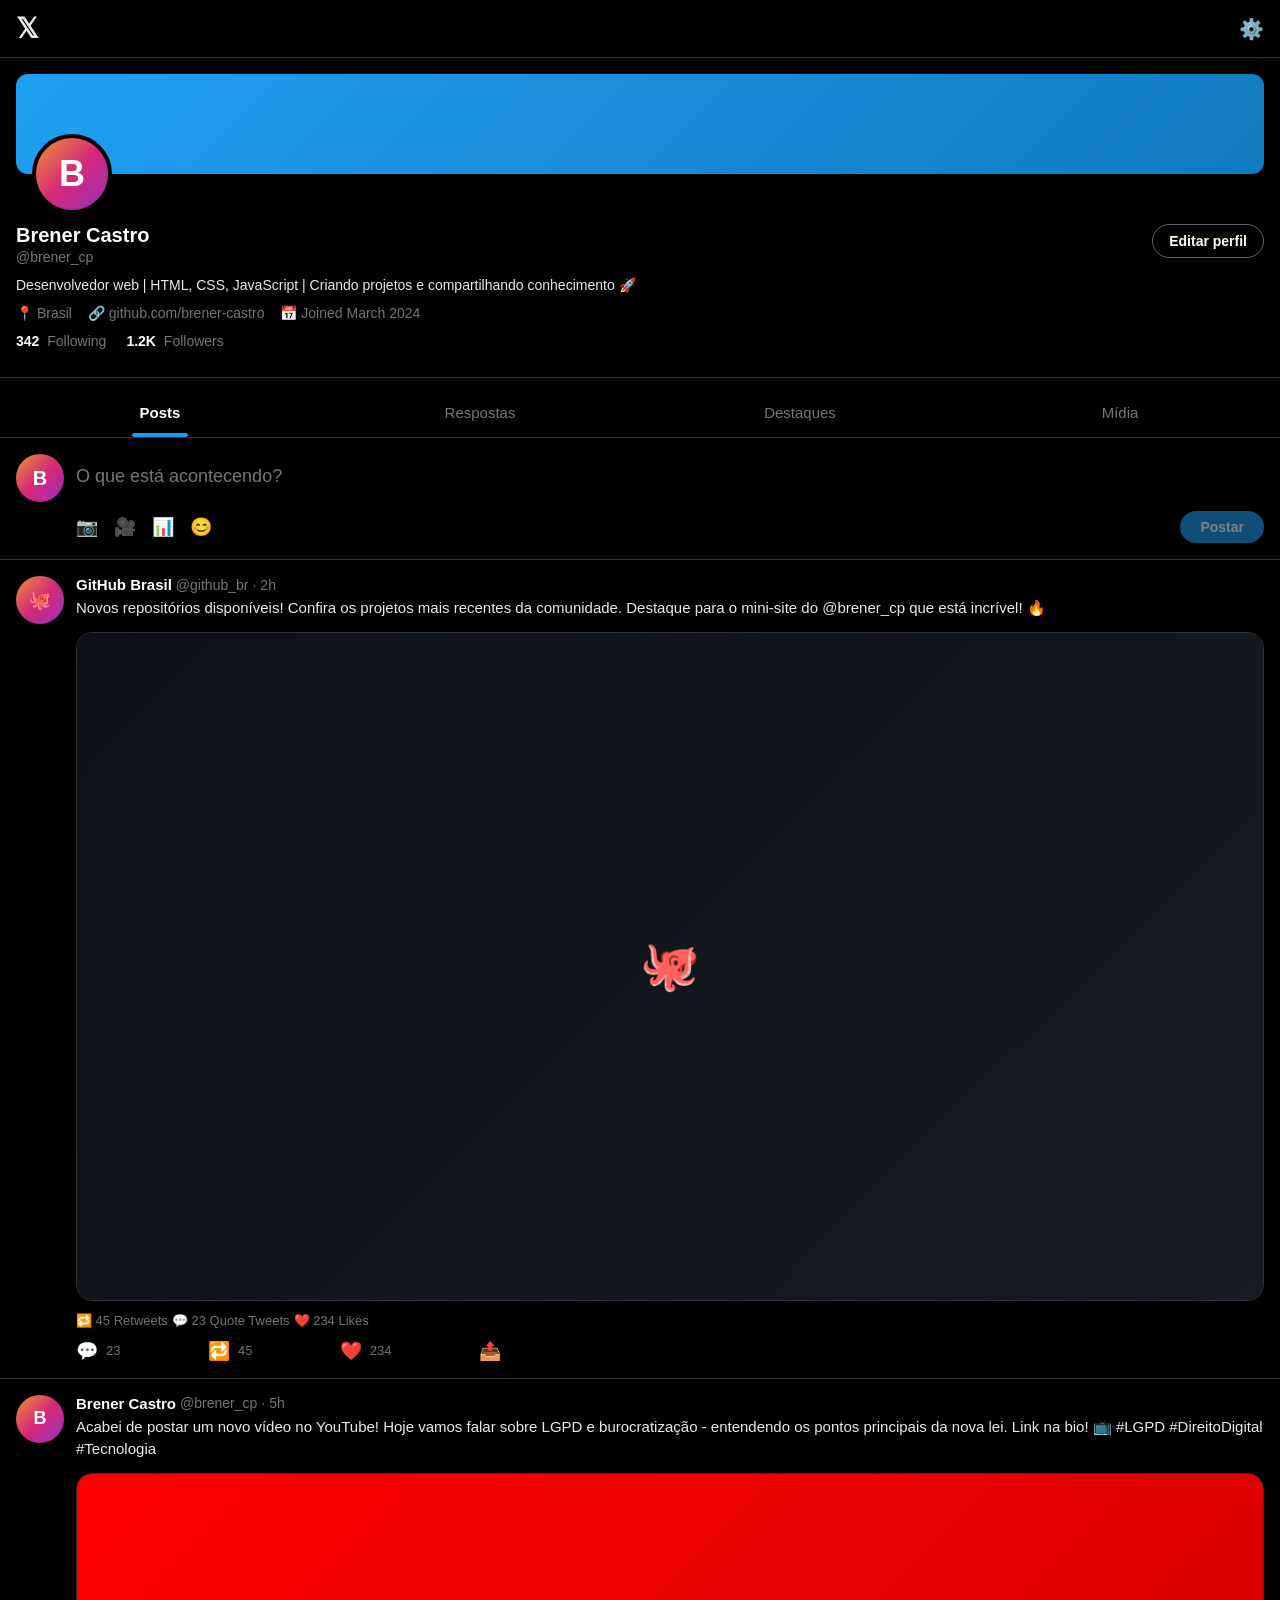
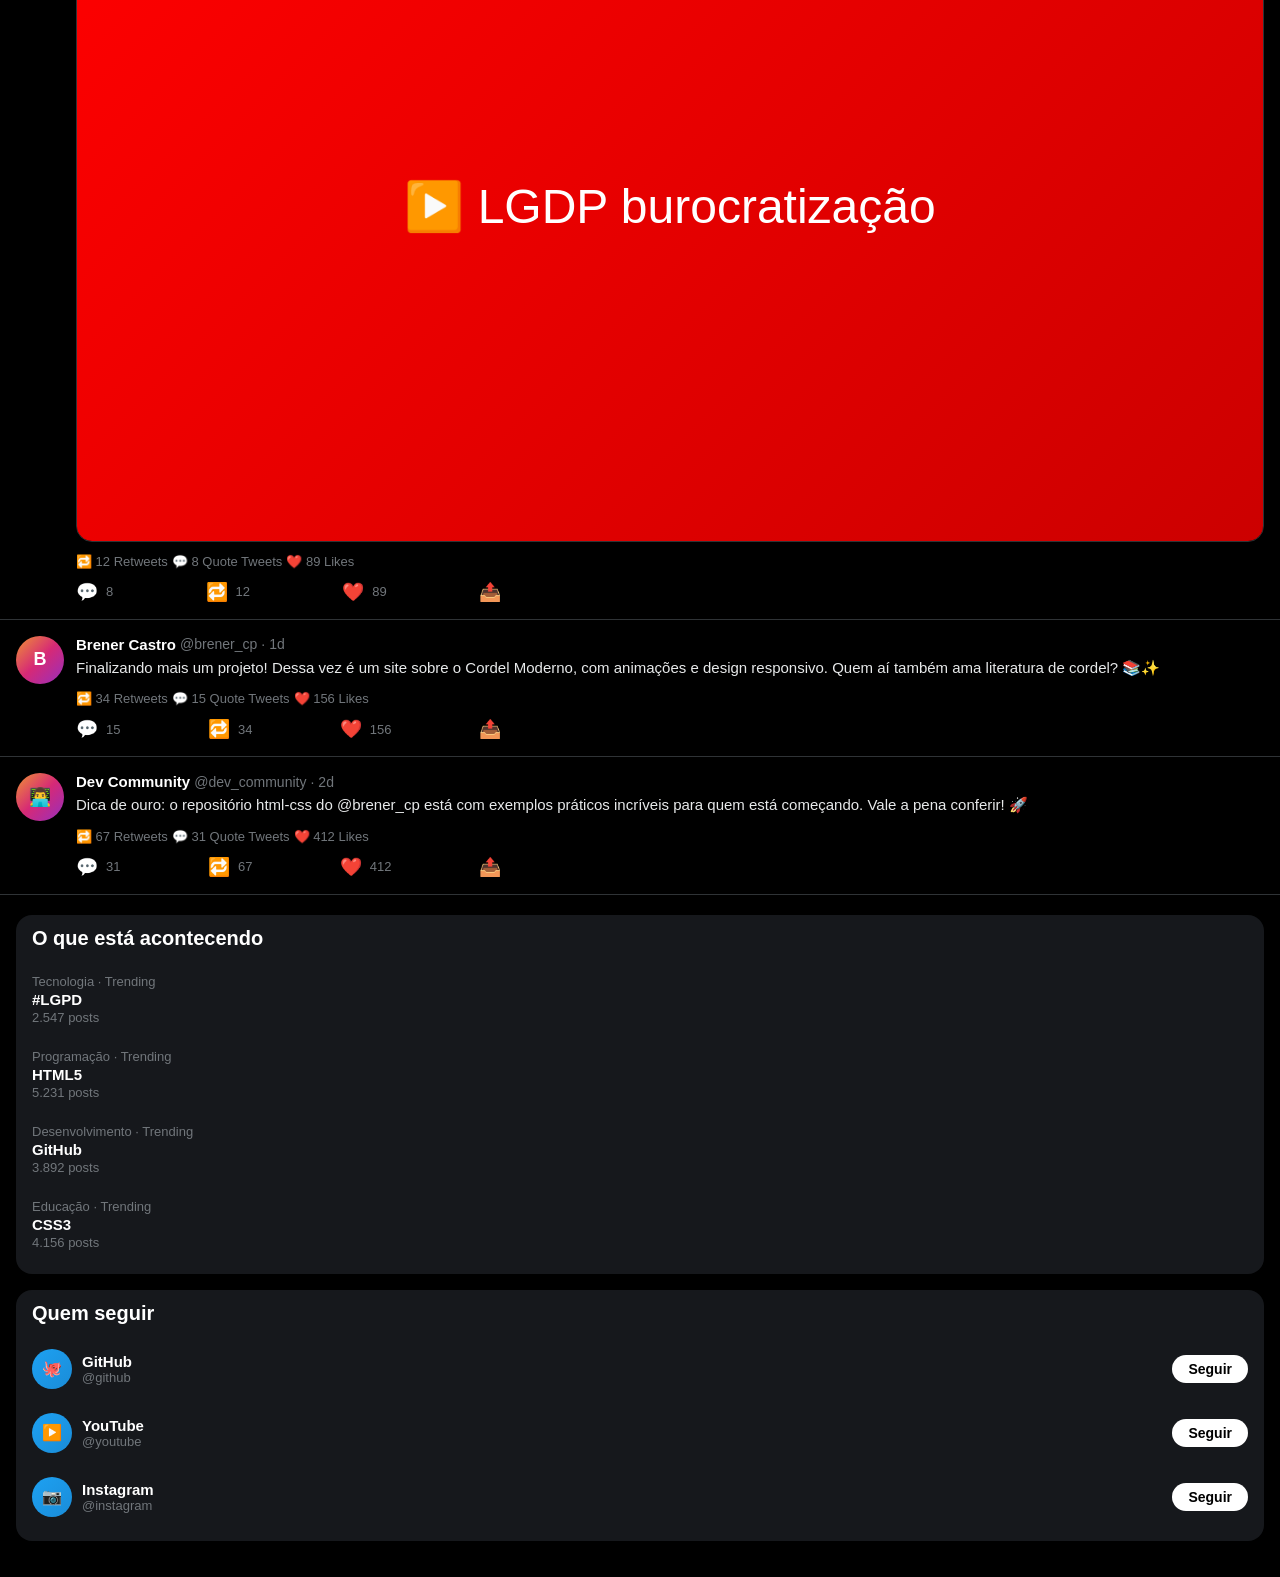
<file: paginas/twitter.html>
<!DOCTYPE html>
<html lang="pt-br">
<head>
    <meta charset="UTF-8">
    <meta name="viewport" content="width=device-width, initial-scale=1.0">
    <title>Twitter / X</title>
    <style>
        * {
            margin: 0;
            padding: 0;
            box-sizing: border-box;
            font-family: -apple-system, BlinkMacSystemFont, 'Segoe UI', Roboto, Helvetica, Arial, sans-serif;
        }

        body {
            background-color: #000000;
            color: #e7e9ea;
            height: 100vh;
            overflow-y: auto;
        }

        /* Header */
        .header {
            display: flex;
            justify-content: space-between;
            align-items: center;
            padding: 12px 16px;
            border-bottom: 1px solid #2f3336;
            position: sticky;
            top: 0;
            background-color: #000000;
            z-index: 100;
        }

        .logo {
            font-size: 24px;
            font-weight: bold;
            color: #ffffff;
        }

        .logo-x {
            font-size: 28px;
            font-weight: 800;
        }

        .header-icons {
            display: flex;
            gap: 20px;
        }

        .header-icons span {
            font-size: 20px;
            cursor: pointer;
            color: #ffffff;
        }

        /* Profile Header */
        .profile-header {
            padding: 16px;
            border-bottom: 1px solid #2f3336;
        }

        .profile-banner {
            width: 100%;
            height: 100px;
            background: linear-gradient(135deg, #1DA1F2, #1a8cd8, #0f7bc0);
            border-radius: 12px;
            margin-bottom: 50px;
            position: relative;
        }

        .profile-avatar {
            position: absolute;
            bottom: -40px;
            left: 16px;
            width: 80px;
            height: 80px;
            border-radius: 50%;
            background: linear-gradient(135deg, #f09433, #d62976, #962fbf);
            border: 4px solid #000000;
            display: flex;
            align-items: center;
            justify-content: center;
            font-size: 36px;
            font-weight: bold;
            color: white;
        }

        .profile-info {
            margin-top: 20px;
            display: flex;
            justify-content: space-between;
            align-items: flex-start;
        }

        .profile-name h2 {
            font-size: 20px;
            font-weight: 800;
            color: #ffffff;
        }

        .profile-name .username {
            color: #71767b;
            font-size: 14px;
            margin-top: 2px;
        }

        .edit-profile-btn {
            background-color: transparent;
            border: 1px solid #536471;
            color: #ffffff;
            padding: 8px 16px;
            border-radius: 20px;
            font-weight: 600;
            font-size: 14px;
            cursor: pointer;
        }

        .edit-profile-btn:hover {
            background-color: #181818;
        }

        .profile-bio {
            margin: 12px 0;
            font-size: 14px;
            color: #e7e9ea;
        }

        .profile-meta {
            display: flex;
            gap: 16px;
            color: #71767b;
            font-size: 14px;
            margin-bottom: 12px;
        }

        .meta-item {
            display: flex;
            align-items: center;
            gap: 4px;
        }

        .profile-stats {
            display: flex;
            gap: 20px;
            margin: 12px 0;
        }

        .stat {
            color: #71767b;
            font-size: 14px;
        }

        .stat strong {
            color: #ffffff;
            font-weight: 700;
            margin-right: 4px;
        }

        /* Tabs */
        .tabs {
            display: flex;
            border-bottom: 1px solid #2f3336;
            margin-top: 10px;
        }

        .tab {
            flex: 1;
            text-align: center;
            padding: 16px 0;
            color: #71767b;
            font-weight: 500;
            font-size: 15px;
            cursor: pointer;
            position: relative;
        }

        .tab.active {
            color: #ffffff;
            font-weight: 600;
        }

        .tab.active::after {
            content: '';
            position: absolute;
            bottom: 0;
            left: 50%;
            transform: translateX(-50%);
            width: 56px;
            height: 4px;
            background-color: #1d9bf0;
            border-radius: 2px;
        }

        /* Tweet Box */
        .tweet-box {
            display: flex;
            gap: 12px;
            padding: 16px;
            border-bottom: 1px solid #2f3336;
        }

        .tweet-avatar {
            width: 48px;
            height: 48px;
            border-radius: 50%;
            background: linear-gradient(135deg, #f09433, #d62976, #962fbf);
            display: flex;
            align-items: center;
            justify-content: center;
            font-size: 20px;
            font-weight: bold;
            color: white;
            flex-shrink: 0;
        }

        .tweet-input-area {
            flex: 1;
        }

        .tweet-input {
            width: 100%;
            background-color: transparent;
            border: none;
            color: #ffffff;
            font-size: 18px;
            padding: 12px 0;
            outline: none;
        }

        .tweet-input::placeholder {
            color: #71767b;
        }

        .tweet-actions {
            display: flex;
            justify-content: space-between;
            align-items: center;
            margin-top: 12px;
        }

        .tweet-icons {
            display: flex;
            gap: 16px;
            color: #1d9bf0;
        }

        .tweet-icons span {
            cursor: pointer;
            font-size: 18px;
        }

        .tweet-btn {
            background-color: #1d9bf0;
            color: #ffffff;
            border: none;
            padding: 8px 20px;
            border-radius: 20px;
            font-weight: 600;
            font-size: 14px;
            cursor: pointer;
            opacity: 0.5;
        }

        .tweet-btn.active {
            opacity: 1;
        }

        /* Feed */
        .feed {
            margin-bottom: 20px;
        }

        /* Tweet */
        .tweet {
            display: flex;
            gap: 12px;
            padding: 16px;
            border-bottom: 1px solid #2f3336;
            transition: background-color 0.2s;
        }

        .tweet:hover {
            background-color: #080808;
        }

        .tweet-avatar-small {
            width: 48px;
            height: 48px;
            border-radius: 50%;
            background: linear-gradient(135deg, #f09433, #d62976, #962fbf);
            display: flex;
            align-items: center;
            justify-content: center;
            font-size: 18px;
            font-weight: bold;
            color: white;
            flex-shrink: 0;
        }

        .tweet-content {
            flex: 1;
        }

        .tweet-header {
            display: flex;
            flex-wrap: wrap;
            align-items: center;
            gap: 4px;
            margin-bottom: 4px;
        }

        .tweet-name {
            font-weight: 700;
            color: #ffffff;
            font-size: 15px;
        }

        .tweet-username {
            color: #71767b;
            font-size: 14px;
        }

        .tweet-time {
            color: #71767b;
            font-size: 14px;
        }

        .tweet-time::before {
            content: '·';
            margin-right: 4px;
        }

        .tweet-text {
            color: #e7e9ea;
            font-size: 15px;
            line-height: 1.5;
            margin-bottom: 12px;
        }

        .tweet-media {
            width: 100%;
            border-radius: 16px;
            border: 1px solid #2f3336;
            margin: 12px 0;
            overflow: hidden;
        }

        .media-placeholder {
            width: 100%;
            aspect-ratio: 16/9;
            background: linear-gradient(135deg, #1a1a1a, #2d2d2d);
            display: flex;
            align-items: center;
            justify-content: center;
            color: #71767b;
            font-size: 14px;
        }

        .media-placeholder.github {
            background: linear-gradient(135deg, #0d1117, #161b22);
            color: #58a6ff;
            font-size: 48px;
        }

        .media-placeholder.youtube {
            background: linear-gradient(135deg, #ff0000, #cc0000);
            color: white;
            font-size: 48px;
        }

        .tweet-stats {
            display: flex;
            gap: 4px;
            color: #71767b;
            font-size: 13px;
            margin: 8px 0;
        }

        .tweet-actions-row {
            display: flex;
            justify-content: space-between;
            max-width: 425px;
            margin-top: 12px;
        }

        .tweet-action {
            display: flex;
            align-items: center;
            gap: 8px;
            color: #71767b;
            font-size: 13px;
            cursor: pointer;
        }

        .tweet-action span {
            font-size: 18px;
        }

        .tweet-action:hover {
            color: #1d9bf0;
        }

        .tweet-action.retweet:hover {
            color: #00ba7c;
        }

        .tweet-action.like:hover {
            color: #f91880;
        }

        .tweet-action.share:hover {
            color: #1d9bf0;
        }

        /* What's happening */
        .whats-happening {
            background-color: #16181c;
            border-radius: 16px;
            margin: 16px;
            padding: 12px 0;
        }

        .section-title {
            padding: 0 16px 12px 16px;
            font-weight: 700;
            font-size: 20px;
            color: #ffffff;
        }

        .trend-item {
            padding: 12px 16px;
            cursor: pointer;
        }

        .trend-item:hover {
            background-color: #1d1f23;
        }

        .trend-category {
            color: #71767b;
            font-size: 13px;
        }

        .trend-name {
            color: #ffffff;
            font-weight: 700;
            font-size: 15px;
            margin: 2px 0;
        }

        .trend-tweets {
            color: #71767b;
            font-size: 13px;
        }

        /* Who to follow */
        .who-to-follow {
            background-color: #16181c;
            border-radius: 16px;
            margin: 16px;
            padding: 12px 0;
        }

        .follow-item {
            display: flex;
            align-items: center;
            justify-content: space-between;
            padding: 12px 16px;
        }

        .follow-user {
            display: flex;
            align-items: center;
            gap: 10px;
        }

        .follow-avatar {
            width: 40px;
            height: 40px;
            border-radius: 50%;
            background: linear-gradient(135deg, #1DA1F2, #1a8cd8);
            display: flex;
            align-items: center;
            justify-content: center;
            color: white;
            font-weight: bold;
        }

        .follow-info h4 {
            color: #ffffff;
            font-size: 15px;
            font-weight: 700;
        }

        .follow-info p {
            color: #71767b;
            font-size: 13px;
        }

        .follow-btn {
            background-color: #ffffff;
            color: #000000;
            border: none;
            padding: 6px 16px;
            border-radius: 20px;
            font-weight: 700;
            font-size: 14px;
            cursor: pointer;
        }

        .follow-btn:hover {
            background-color: #e6e6e6;
        }
    </style>
</head>
<body>
    <!-- Header -->
    <div class="header">
        <div class="logo-x">𝕏</div>
        <div class="header-icons">
            <span>⚙️</span>
        </div>
    </div>

    <!-- Profile Header (do Brener) -->
    <div class="profile-header">
        <div class="profile-banner">
            <div class="profile-avatar">B</div>
        </div>
        
        <div class="profile-info">
            <div class="profile-name">
                <h2>Brener Castro</h2>
                <div class="username">@brener_cp</div>
            </div>
            <button class="edit-profile-btn">Editar perfil</button>
        </div>

        <div class="profile-bio">
            Desenvolvedor web | HTML, CSS, JavaScript | Criando projetos e compartilhando conhecimento 🚀
        </div>

        <div class="profile-meta">
            <span class="meta-item">📍 Brasil</span>
            <span class="meta-item">🔗 github.com/brener-castro</span>
            <span class="meta-item">📅 Joined March 2024</span>
        </div>

        <div class="profile-stats">
            <span class="stat"><strong>342</strong> Following</span>
            <span class="stat"><strong>1.2K</strong> Followers</span>
        </div>
    </div>

    <!-- Tabs -->
    <div class="tabs">
        <div class="tab active">Posts</div>
        <div class="tab">Respostas</div>
        <div class="tab">Destaques</div>
        <div class="tab">Mídia</div>
    </div>

    <!-- Tweet Box -->
    <div class="tweet-box">
        <div class="tweet-avatar">B</div>
        <div class="tweet-input-area">
            <input type="text" class="tweet-input" placeholder="O que está acontecendo?">
            <div class="tweet-actions">
                <div class="tweet-icons">
                    <span>📷</span>
                    <span>🎥</span>
                    <span>📊</span>
                    <span>😊</span>
                </div>
                <button class="tweet-btn">Postar</button>
            </div>
        </div>
    </div>

    <!-- Feed -->
    <div class="feed">
        <!-- Tweet 1 - Sobre GitHub -->
        <div class="tweet">
            <div class="tweet-avatar-small">🐙</div>
            <div class="tweet-content">
                <div class="tweet-header">
                    <span class="tweet-name">GitHub Brasil</span>
                    <span class="tweet-username">@github_br</span>
                    <span class="tweet-time">2h</span>
                </div>
                <div class="tweet-text">
                    Novos repositórios disponíveis! Confira os projetos mais recentes da comunidade. 
                    Destaque para o mini-site do @brener_cp que está incrível! 🔥
                </div>
                <div class="tweet-media">
                    <div class="media-placeholder github">🐙</div>
                </div>
                <div class="tweet-stats">
                    <span>🔁 45 Retweets</span>
                    <span>💬 23 Quote Tweets</span>
                    <span>❤️ 234 Likes</span>
                </div>
                <div class="tweet-actions-row">
                    <div class="tweet-action">
                        <span>💬</span> 23
                    </div>
                    <div class="tweet-action retweet">
                        <span>🔁</span> 45
                    </div>
                    <div class="tweet-action like">
                        <span>❤️</span> 234
                    </div>
                    <div class="tweet-action share">
                        <span>📤</span>
                    </div>
                </div>
            </div>
        </div>

        <!-- Tweet 2 - Brener sobre YouTube -->
        <div class="tweet">
            <div class="tweet-avatar-small">B</div>
            <div class="tweet-content">
                <div class="tweet-header">
                    <span class="tweet-name">Brener Castro</span>
                    <span class="tweet-username">@brener_cp</span>
                    <span class="tweet-time">5h</span>
                </div>
                <div class="tweet-text">
                    Acabei de postar um novo vídeo no YouTube! Hoje vamos falar sobre LGPD e 
                    burocratização - entendendo os pontos principais da nova lei. 
                    Link na bio! 📺 #LGPD #DireitoDigital #Tecnologia
                </div>
                <div class="tweet-media">
                    <div class="media-placeholder youtube">▶️ LGDP burocratização</div>
                </div>
                <div class="tweet-stats">
                    <span>🔁 12 Retweets</span>
                    <span>💬 8 Quote Tweets</span>
                    <span>❤️ 89 Likes</span>
                </div>
                <div class="tweet-actions-row">
                    <div class="tweet-action">
                        <span>💬</span> 8
                    </div>
                    <div class="tweet-action retweet">
                        <span>🔁</span> 12
                    </div>
                    <div class="tweet-action like">
                        <span>❤️</span> 89
                    </div>
                    <div class="tweet-action share">
                        <span>📤</span>
                    </div>
                </div>
            </div>
        </div>

        <!-- Tweet 3 - Projetos -->
        <div class="tweet">
            <div class="tweet-avatar-small">B</div>
            <div class="tweet-content">
                <div class="tweet-header">
                    <span class="tweet-name">Brener Castro</span>
                    <span class="tweet-username">@brener_cp</span>
                    <span class="tweet-time">1d</span>
                </div>
                <div class="tweet-text">
                    Finalizando mais um projeto! Dessa vez é um site sobre o Cordel Moderno, 
                    com animações e design responsivo. Quem aí também ama literatura de cordel? 📚✨
                </div>
                <div class="tweet-stats">
                    <span>🔁 34 Retweets</span>
                    <span>💬 15 Quote Tweets</span>
                    <span>❤️ 156 Likes</span>
                </div>
                <div class="tweet-actions-row">
                    <div class="tweet-action">
                        <span>💬</span> 15
                    </div>
                    <div class="tweet-action retweet">
                        <span>🔁</span> 34
                    </div>
                    <div class="tweet-action like">
                        <span>❤️</span> 156
                    </div>
                    <div class="tweet-action share">
                        <span>📤</span>
                    </div>
                </div>
            </div>
        </div>

        <!-- Tweet 4 - Retweet de Dev -->
        <div class="tweet">
            <div class="tweet-avatar-small">👨‍💻</div>
            <div class="tweet-content">
                <div class="tweet-header">
                    <span class="tweet-name">Dev Community</span>
                    <span class="tweet-username">@dev_community</span>
                    <span class="tweet-time">2d</span>
                </div>
                <div class="tweet-text">
                    Dica de ouro: o repositório html-css do @brener_cp está com exemplos práticos 
                    incríveis para quem está começando. Vale a pena conferir! 🚀
                </div>
                <div class="tweet-stats">
                    <span>🔁 67 Retweets</span>
                    <span>💬 31 Quote Tweets</span>
                    <span>❤️ 412 Likes</span>
                </div>
                <div class="tweet-actions-row">
                    <div class="tweet-action">
                        <span>💬</span> 31
                    </div>
                    <div class="tweet-action retweet">
                        <span>🔁</span> 67
                    </div>
                    <div class="tweet-action like">
                        <span>❤️</span> 412
                    </div>
                    <div class="tweet-action share">
                        <span>📤</span>
                    </div>
                </div>
            </div>
        </div>
    </div>

    <!-- What's happening / Trending -->
    <div class="whats-happening">
        <div class="section-title">O que está acontecendo</div>
        <div class="trend-item">
            <div class="trend-category">Tecnologia · Trending</div>
            <div class="trend-name">#LGPD</div>
            <div class="trend-tweets">2.547 posts</div>
        </div>
        <div class="trend-item">
            <div class="trend-category">Programação · Trending</div>
            <div class="trend-name">HTML5</div>
            <div class="trend-tweets">5.231 posts</div>
        </div>
        <div class="trend-item">
            <div class="trend-category">Desenvolvimento · Trending</div>
            <div class="trend-name">GitHub</div>
            <div class="trend-tweets">3.892 posts</div>
        </div>
        <div class="trend-item">
            <div class="trend-category">Educação · Trending</div>
            <div class="trend-name">CSS3</div>
            <div class="trend-tweets">4.156 posts</div>
        </div>
    </div>

    <!-- Who to follow -->
    <div class="who-to-follow">
        <div class="section-title">Quem seguir</div>
        <div class="follow-item">
            <div class="follow-user">
                <div class="follow-avatar">🐙</div>
                <div class="follow-info">
                    <h4>GitHub</h4>
                    <p>@github</p>
                </div>
            </div>
            <button class="follow-btn">Seguir</button>
        </div>
        <div class="follow-item">
            <div class="follow-user">
                <div class="follow-avatar">▶️</div>
                <div class="follow-info">
                    <h4>YouTube</h4>
                    <p>@youtube</p>
                </div>
            </div>
            <button class="follow-btn">Seguir</button>
        </div>
        <div class="follow-item">
            <div class="follow-user">
                <div class="follow-avatar">📷</div>
                <div class="follow-info">
                    <h4>Instagram</h4>
                    <p>@instagram</p>
                </div>
            </div>
            <button class="follow-btn">Seguir</button>
        </div>
    </div>

    <!-- Bottom navigation (simulando navegação mobile do Twitter) -->
    <div style="height: 20px;"></div>

    <script>
        // Simples interação para o botão de tweet
        const tweetInput = document.querySelector('.tweet-input');
        const tweetBtn = document.querySelector('.tweet-btn');
        
        tweetInput.addEventListener('input', function() {
            if (this.value.length > 0) {
                tweetBtn.classList.add('active');
            } else {
                tweetBtn.classList.remove('active');
            }
        });

        // Interação com os likes
        const likeButtons = document.querySelectorAll('.tweet-action.like');
        likeButtons.forEach(button => {
            button.addEventListener('click', function() {
                const likeCount = this.querySelector('span:last-child');
                if (this.style.color === 'rgb(249, 24, 128)') {
                    this.style.color = '';
                    likeCount.textContent = likeCount.textContent.replace(/[0-9]/g, '') + 
                        (parseInt(likeCount.textContent) - 1);
                } else {
                    this.style.color = '#f91880';
                    likeCount.textContent = likeCount.textContent.replace(/[0-9]/g, '') + 
                        (parseInt(likeCount.textContent) + 1);
                }
            });
        });
    </script>
</body>
</html>
</file>
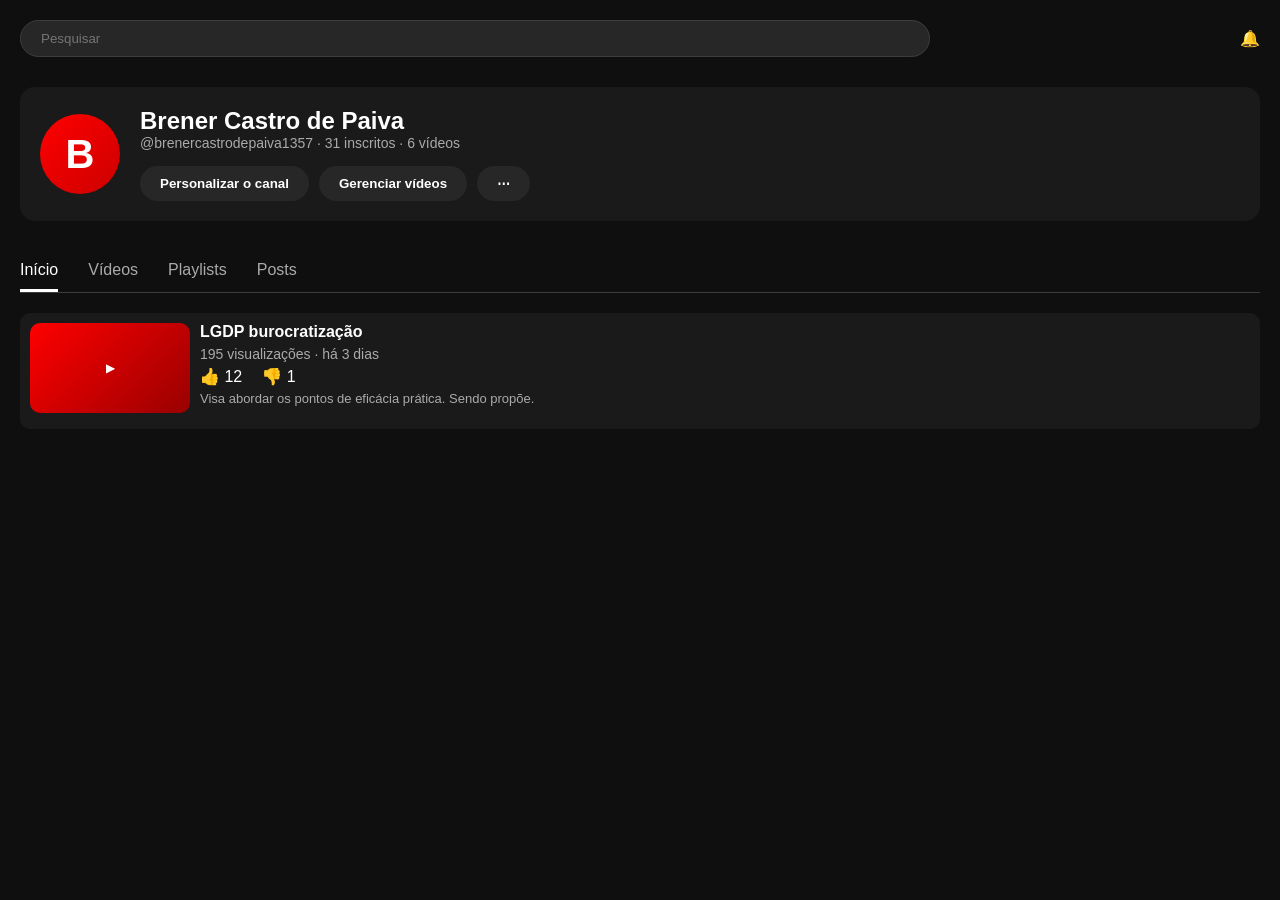
<file: paginas/youtube.html>
<!DOCTYPE html>
<html lang="pt-br">
<head>
    <meta charset="UTF-8">
    <meta name="viewport" content="width=device-width, initial-scale=1.0">
    <title>YouTube</title>
    <style>
        body {
            margin: 0;
            padding: 20px;
            font-family: 'Roboto', Arial, sans-serif;
            background-color: #0f0f0f;
            color: white;
        }
        .header {
            display: flex;
            align-items: center;
            justify-content: space-between;
            margin-bottom: 20px;
        }
        .search-box {
            background-color: #272727;
            border: 1px solid #3d3d3d;
            border-radius: 40px;
            padding: 10px 20px;
            width: 70%;
            color: white;
        }
        .channel-info {
            display: flex;
            align-items: center;
            gap: 20px;
            margin: 30px 0;
            padding: 20px;
            background-color: #1a1a1a;
            border-radius: 15px;
        }
        .channel-icon {
            width: 80px;
            height: 80px;
            border-radius: 50%;
            background: linear-gradient(135deg, #ff0000, #cc0000);
            display: flex;
            align-items: center;
            justify-content: center;
            font-size: 40px;
            color: white;
            font-weight: bold;
        }
        .channel-name {
            font-size: 24px;
            font-weight: bold;
            margin: 0;
        }
        .channel-stats {
            color: #aaa;
            font-size: 14px;
        }
        .channel-buttons {
            display: flex;
            gap: 10px;
            margin-top: 15px;
        }
        .btn {
            padding: 10px 20px;
            border-radius: 20px;
            border: none;
            font-weight: bold;
            cursor: pointer;
        }
        .btn-primary {
            background-color: #272727;
            color: white;
        }
        .btn-primary:hover {
            background-color: #3d3d3d;
        }
        .nav-tabs {
            display: flex;
            gap: 30px;
            border-bottom: 1px solid #3d3d3d;
            margin: 20px 0;
        }
        .nav-tab {
            padding: 10px 0;
            color: #aaa;
            cursor: pointer;
        }
        .nav-tab.active {
            color: white;
            border-bottom: 3px solid white;
        }
        .video-grid {
            display: grid;
            grid-template-columns: 1fr;
            gap: 20px;
            margin-top: 20px;
        }
        .video-card {
            display: flex;
            gap: 10px;
            background-color: #1a1a1a;
            border-radius: 10px;
            padding: 10px;
        }
        .video-thumbnail {
            width: 160px;
            height: 90px;
            background: linear-gradient(135deg, #ff0000, #990000);
            border-radius: 10px;
            display: flex;
            align-items: center;
            justify-content: center;
            color: white;
            font-size: 12px;
        }
        .video-info {
            flex: 1;
        }
        .video-title {
            font-weight: bold;
            margin: 0 0 5px 0;
        }
        .video-meta {
            color: #aaa;
            font-size: 14px;
        }
        .views {
            display: flex;
            gap: 20px;
            margin-top: 5px;
        }
    </style>
</head>
<body>
    <div class="header">
        <input type="text" class="search-box" placeholder="Pesquisar">
        <div>🔔</div>
    </div>

    <div class="channel-info">
        <div class="channel-icon">B</div>
        <div style="flex: 1;">
            <h2 class="channel-name">Brener Castro de Paiva</h2>
            <div class="channel-stats">@brenercastrodepaiva1357 · 31 inscritos · 6 vídeos</div>
            <div class="channel-buttons">
                <button class="btn btn-primary">Personalizar o canal</button>
                <button class="btn btn-primary">Gerenciar vídeos</button>
                <button class="btn btn-primary">⋯</button>
            </div>
        </div>
    </div>

    <div class="nav-tabs">
        <div class="nav-tab active">Início</div>
        <div class="nav-tab">Vídeos</div>
        <div class="nav-tab">Playlists</div>
        <div class="nav-tab">Posts</div>
    </div>

    <div class="video-grid">
        <div class="video-card">
            <div class="video-thumbnail">▶</div>
            <div class="video-info">
                <h4 class="video-title">LGDP burocratização</h4>
                <div class="video-meta">
                    195 visualizações · há 3 dias
                </div>
                <div class="views">
                    <span>👍 12</span>
                    <span>👎 1</span>
                </div>
                <p style="color: #aaa; font-size: 13px; margin-top: 5px;">
                    Visa abordar os pontos de eficácia prática. Sendo propõe.
                </p>
            </div>
        </div>
    </div>
</body>
</html>
</file>
<file: estilos.css/estilos.css>
@charset "UTF-8";

*{
    margin: 0px;
    padding: 0px;
    font-family: Arial, Helvetica, sans-serif;
}

html, body{
    height: 100vh;
    width: 100vw;
    background-color: blueviolet;
}

body{
    background: url(../imagens/fundo-madeira.jpg) no-repeat top center;
    background-size: cover;
    background-attachment: fixed;
}

main{
    position: relative;
    height: 100vh;
}

section#telefone{
    position: absolute;
    top: 50%;
    left: 50%;
    transform: translate(-50%,-50%);
    height: 627px;
    width: 311px;
    background: url(../imagens/frame-iphone.png) no-repeat;
}

iframe#tela {
    position: relative;
    top: 80px;
    left: 23px;
    width: 265px;
    height: 471px;
}

/* Ajustes para os ícones das redes sociais */
section#redes-sociais {
    position: absolute;
    top: 50%;
    right: 20px; /* Posiciona na lateral direita */
    transform: translateY(-50%); /* Centraliza verticalmente */
    display: flex;
    flex-direction: column; /* Coloca os ícones em coluna (um embaixo do outro) */
    gap: 15px; /* Espaçamento entre os ícones */
}

section#redes-sociais img {
    width: 60px; /* Tamanho dos ícones */
    border-radius: 50%; /* Deixa as imagens redondas */
    box-shadow: 2px 2px 5px rgba(0, 0, 0, 0.4); /* Sombra suave */
    transition: transform 0.3s, box-shadow 0.3s, border 0.2s; /* Transição suave */
    box-sizing: border-box; /* Mantém o tamanho mesmo com borda */
}

/* Efeito ao passar o mouse */
section#redes-sociais img:hover {
    transform: translateY(-5px) scale(1.1); /* Eleva e aumenta levemente */
    box-shadow: 5px 5px 15px rgba(0, 0, 0, 0.5); /* Sombra mais forte */
    border: 2px solid white; /* Borda branca ao redor */
}
</file>
